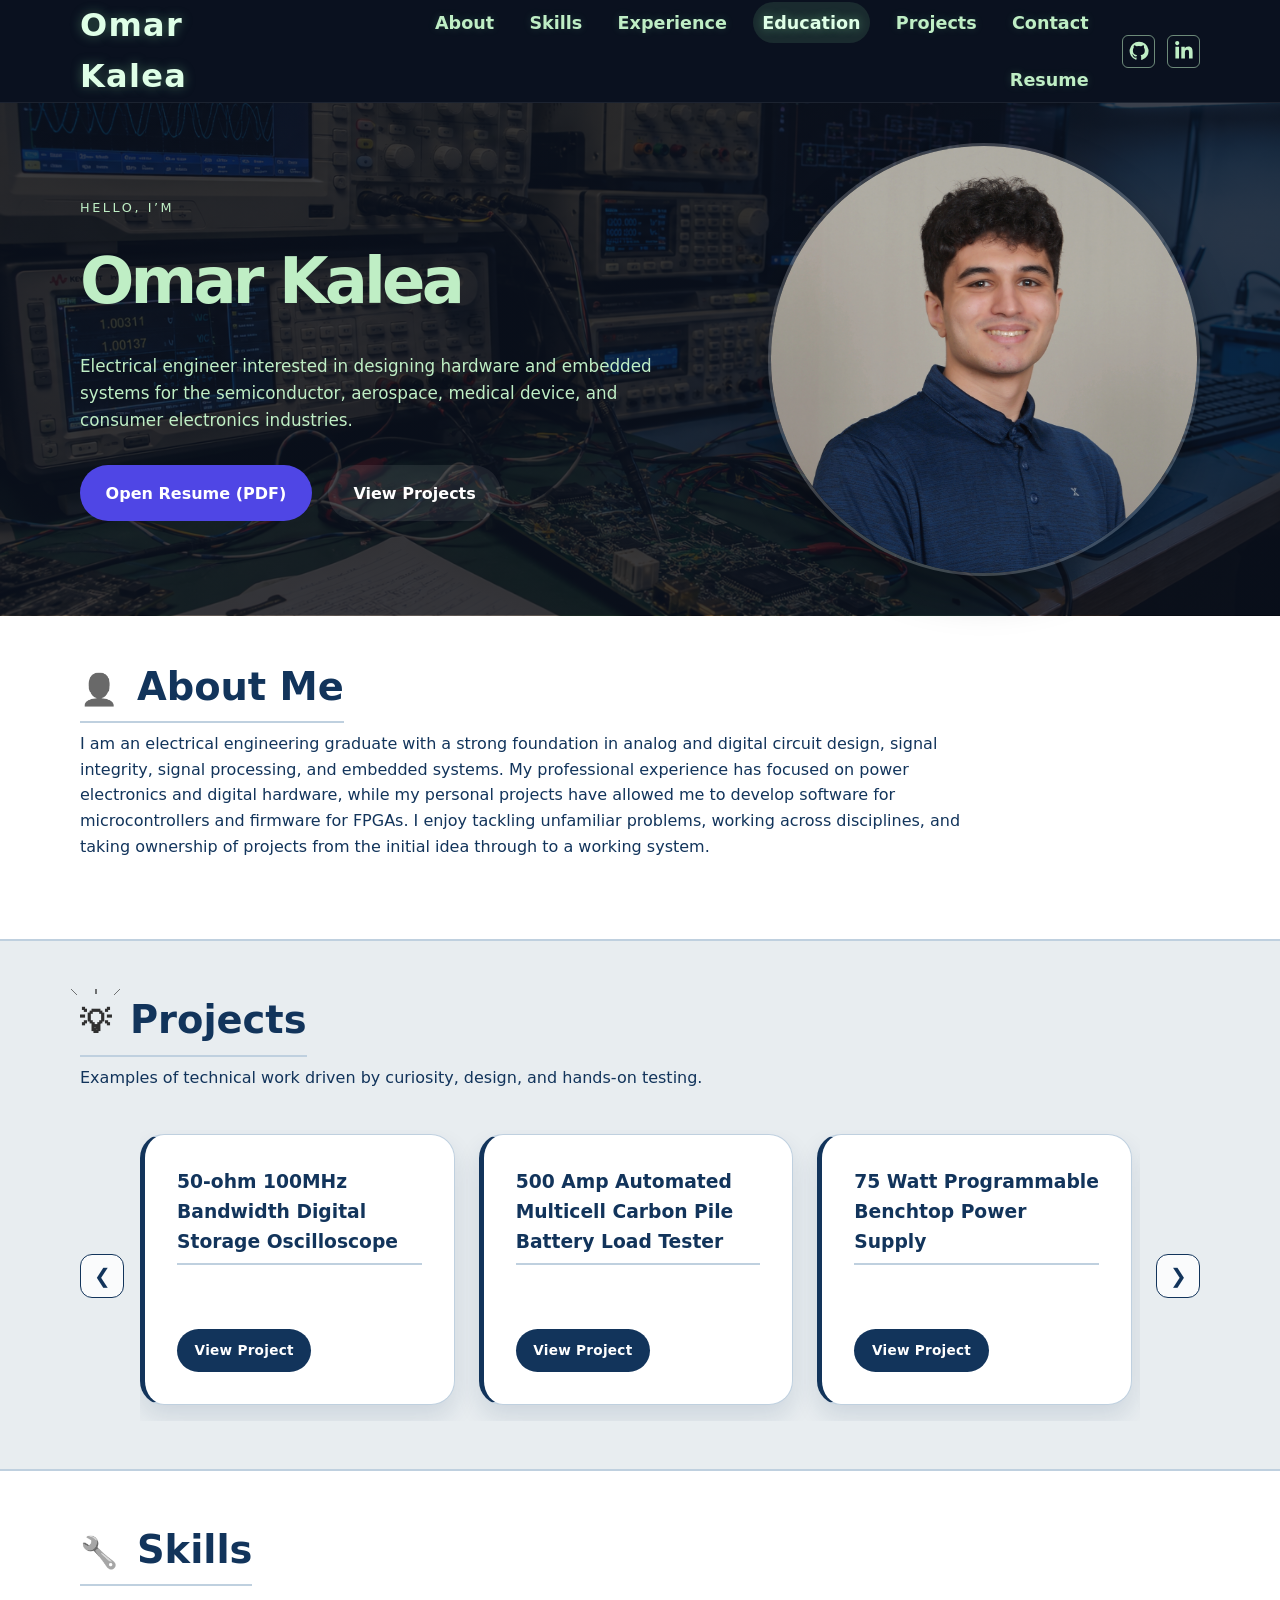
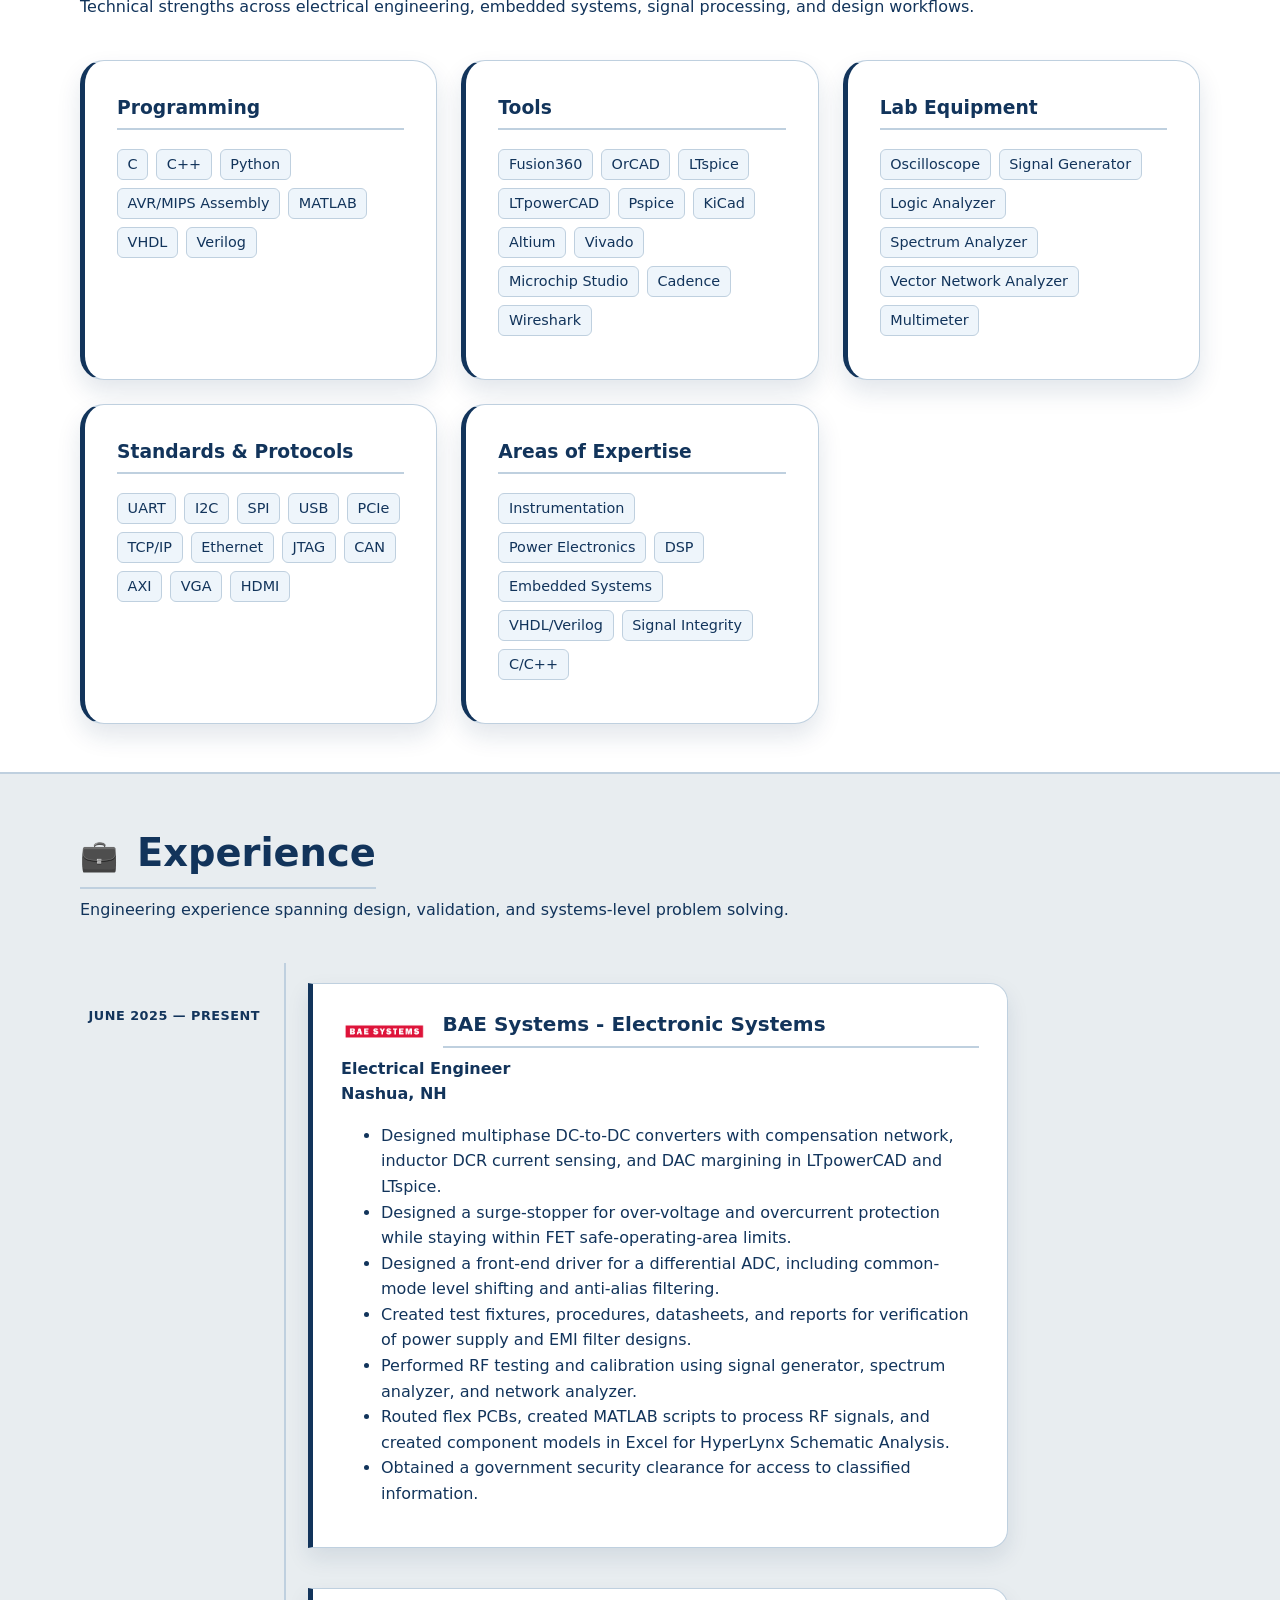
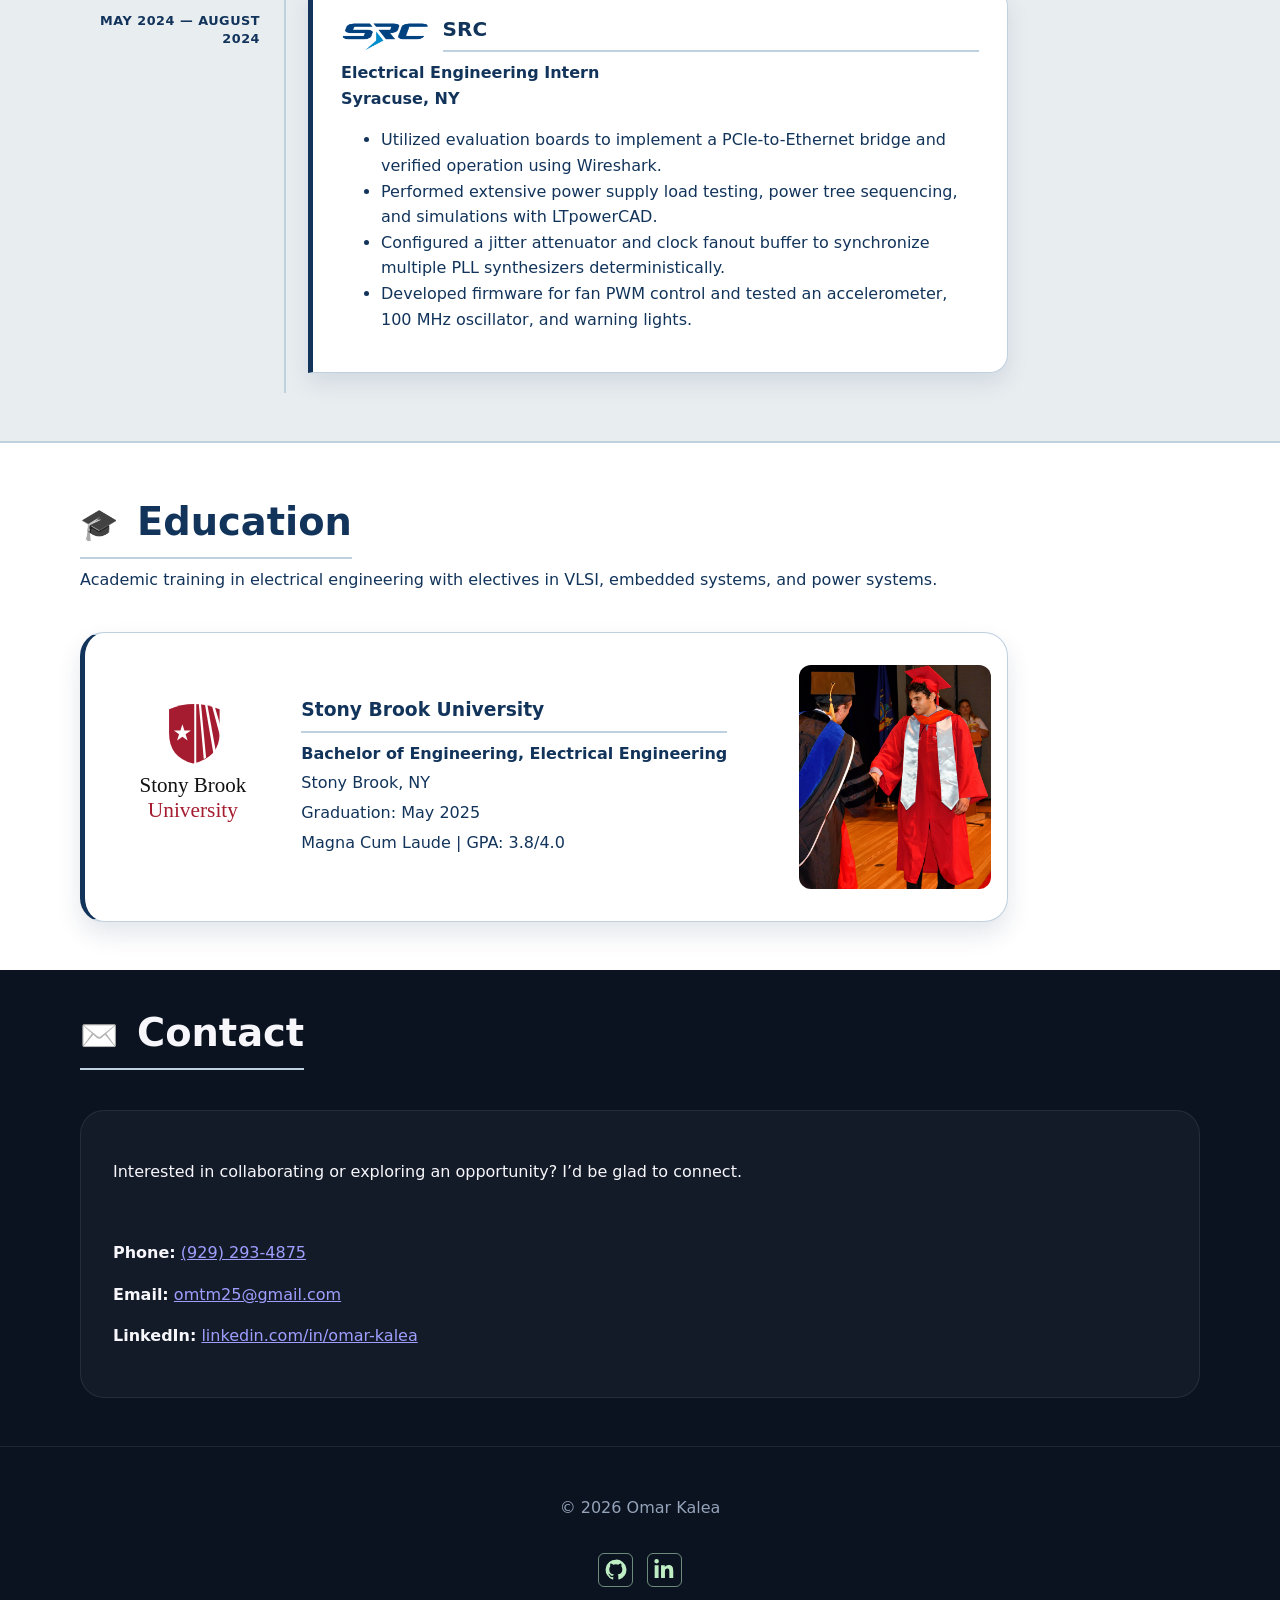
<file: index.html>
<!DOCTYPE html>
<html lang="en">
  <head>
    <meta charset="UTF-8" />
    <meta name="viewport" content="width=device-width, initial-scale=1.0" />
    <title>Omar Kalea | Personal Website</title>
    <link rel="icon" type="image/svg+xml" href="transistor-favicon.svg" />
    <link rel="stylesheet" href="styles.css" />
  </head>
  <body id="top">
    <nav class="top-nav">
      <div class="container nav-inner">
        <a class="nav-brand" href="#top" aria-label="Return to top">Omar Kalea</a>
        <button class="nav-toggle" aria-label="Toggle navigation" aria-expanded="false">
          <span></span>
          <span></span>
          <span></span>
        </button>
        <div class="nav-links">
          <a href="#about">About</a>
          <a href="#skills">Skills</a>
          <a href="#experience">Experience</a>
          <a href="#education">Education</a>
          <a href="#projects">Projects</a>
          <a href="#contact">Contact</a>
          <a href="Omar_Kalea_Resume.pdf" target="_blank" rel="noreferrer">Resume</a>
        </div>
        <div class="nav-social" aria-label="Social links">
          <a href="https://github.com/omarsbu" target="_blank" rel="noreferrer" aria-label="GitHub" title="GitHub">
            <svg viewBox="0 0 24 24" aria-hidden="true">
              <path fill="currentColor" d="M12 .7a11.3 11.3 0 0 0-3.6 22c.57.1.78-.25.78-.55v-2.13c-3.18.69-3.85-1.34-3.85-1.34-.52-1.32-1.27-1.67-1.27-1.67-1.04-.71.08-.7.08-.7 1.15.08 1.75 1.18 1.75 1.18 1.02 1.74 2.68 1.24 3.34.95.1-.74.4-1.24.72-1.53-2.54-.29-5.2-1.27-5.2-5.65 0-1.25.45-2.27 1.18-3.07-.12-.29-.51-1.45.11-3.03 0 0 .96-.31 3.12 1.17a10.8 10.8 0 0 1 5.68 0c2.16-1.48 3.12-1.17 3.12-1.17.62 1.58.23 2.74.11 3.03.73.8 1.18 1.82 1.18 3.07 0 4.39-2.67 5.35-5.21 5.64.41.36.77 1.08.77 2.18v3.23c0 .3.2.66.79.55A11.3 11.3 0 0 0 12 .7Z" />
            </svg>
          </a>
          <a href="https://www.linkedin.com/in/omar-kalea/" target="_blank" rel="noreferrer" aria-label="LinkedIn" title="LinkedIn">
            <svg viewBox="0 0 448 512" aria-hidden="true">
              <path fill="currentColor" d="M100.28 448H7.4V148.9h92.88zM53.79 108.1C24.09 108.1 0 83.5 0 53.8a53.79 53.79 0 0 1 107.58 0c0 29.7-24.1 54.3-53.79 54.3zM447.9 448h-92.68V302.4c0-34.7-.7-79.2-48.29-79.2-48.29 0-55.69 37.7-55.69 76.7V448h-92.78V148.9h89.08v40.8h1.3c12.4-23.5 42.69-48.3 87.88-48.3 94 0 111.28 61.9 111.28 142.3V448z" />
            </svg>
          </a>
        </div>
      </div>
    </nav>

    <header class="hero">
      <div class="container hero-content">
        <div class="hero-intro">
          <p class="eyebrow">Hello, I’m</p>
          <h1>Omar Kalea</h1>
          <p class="subtitle">
            Electrical engineer interested in designing hardware and embedded systems for the semiconductor, aerospace, medical device, and consumer electronics industries.
          </p>
          <div class="hero-actions">
            <a class="button" href="Omar_Kalea_Resume.pdf" target="_blank" rel="noreferrer">Open Resume (PDF)</a>
            <a class="button button-secondary" href="#projects">View Projects</a>
          </div>
        </div>
        <div class="hero-portrait">
          <img src="Headshot.jpg" alt="Profile photo of Omar Kalea" class="profile-photo" />
        </div>
      </div>
    </header>

    <main>
      <section id="about" class="section about-section">
        <div class="container">
          <div class="section-header">
            <h2><span class="section-symbol" aria-hidden="true">&#128100;</span> About Me</h2>
            <p>I am an electrical engineering graduate with a strong foundation in analog and digital circuit design, signal integrity, signal processing, and embedded systems. My professional experience has focused on power electronics and digital hardware, while my personal projects have allowed me to develop software for microcontrollers and firmware for FPGAs. I enjoy tackling unfamiliar problems, working across disciplines, and taking ownership of projects from the initial idea through to a working system.</p>
          </div>
        </div>
      </section>

      <section id="projects" class="section featured-projects-section">
        <div class="container">
          <div class="section-header">
            <h2><span class="section-symbol" aria-hidden="true">&#128161;&#65038;</span> Projects</h2>
            <p>Examples of technical work driven by curiosity, design, and hands-on testing.</p>
          </div>
          <div class="project-carousel-frame">
            <div class="project-carousel-controls" aria-label="Project carousel controls">
              <button class="carousel-button" type="button" data-direction="previous" aria-label="Previous project" title="Previous project">&#10094;</button>
            </div>
            <div class="project-carousel">
              <a class="project-card" href="oscilloscope/index.html" aria-label="View 50-ohm 100MHz Bandwidth Digital Storage Oscilloscope">
                <h3>50-ohm 100MHz Bandwidth Digital Storage Oscilloscope</h3>
                <span class="project-card-button">View Project</span>
              </a>
              <a class="project-card" href="battery-load-tester/index.html" aria-label="View 500 Amp Automated Multicell Carbon Pile Battery Load Tester">
                <h3>500 Amp Automated Multicell Carbon Pile Battery Load Tester</h3>
                <span class="project-card-button">View Project</span>
              </a>
              <a class="project-card" href="power-supply/index.html" aria-label="View 75 Watt Programmable Benchtop Power Supply">
                <h3>75 Watt Programmable Benchtop Power Supply</h3>
                <span class="project-card-button">View Project</span>
              </a>
              <a class="project-card" href="https://github.com/omarsbu/FPGA-Function-Generator" target="_blank" rel="noreferrer" aria-label="View 50-ohm 1MHz Bandwidth Function Generator on GitHub">
                <h3>50-ohm 1MHz Bandwidth Function Generator</h3>
                <span class="project-card-button">View Project</span>
              </a>
              <a class="project-card" href="https://github.com/omarsbu/Assembly-Language-Temperature-Humidity-Display-System" target="_blank" rel="noreferrer" aria-label="View Assembly Language Temperature and Humidity Display System on GitHub">
                <h3>Assembly Language Temperature and Humidity Display System</h3>
                <span class="project-card-button">View Project</span>
              </a>
              <a class="project-card" href="https://github.com/omarsbu/ESP32-Weather-and-Time-Monitor" target="_blank" rel="noreferrer" aria-label="View ESP32-Weather-and-Time-Monitor on GitHub">
                <h3>ESP32-Weather-and-Time-Monitor</h3>
                <span class="project-card-button">View Project</span>
              </a>
              <a class="project-card" href="https://github.com/omarsbu/X-Band-Amplitude-Modulator-and-Democulator" target="_blank" rel="noreferrer" aria-label="View X-Band Amplitude Modulator and Demodulator on GitHub">
                <h3>X-Band Amplitude Modulator and Demodulator</h3>
                <span class="project-card-button">View Project</span>
              </a>
              <a class="project-card" href="https://github.com/omarsbu/CMOS-OpAmp-Designs" target="_blank" rel="noreferrer" aria-label="View CMOS OpAmp Designs on GitHub">
                <h3>CMOS Folded Cascode Operational Amplifier</h3>
                <span class="project-card-button">View Project</span>
              </a>
              <a class="project-card" href="https://github.com/omarsbu/Library-Management-System" target="_blank" rel="noreferrer" aria-label="View Library Management System on GitHub">
                <h3>Library Management System</h3>
                <span class="project-card-button">View Project</span>
              </a>
            </div>
            <div class="project-carousel-controls" aria-label="Project carousel controls">
              <button class="carousel-button" type="button" data-direction="next" aria-label="Next project" title="Next project">&#10095;</button>
            </div>
          </div>
        </div>
      </section>

      <section id="skills" class="section skills-section">
        <div class="container">
          <div class="section-header">
            <h2><span class="section-symbol" aria-hidden="true">&#128295;</span> Skills</h2>
            <p>Technical strengths across electrical engineering, embedded systems, signal processing, and design workflows.</p>
          </div>
          <div class="cards-grid">
            <article class="card">
              <h3>Programming</h3>
              <ul class="skills-list">
                <li>C</li>
                <li>C++</li>
                <li>Python</li>
                <li>AVR/MIPS Assembly</li>
                <li>MATLAB</li>
                <li>VHDL</li>
                <li>Verilog</li>
              </ul>
            </article>
            <article class="card">
              <h3>Tools</h3>
              <ul class="skills-list">
                <li>Fusion360</li>
                <li>OrCAD</li>
                <li>LTspice</li>
                <li>LTpowerCAD</li>
                <li>Pspice</li>
                <li>KiCad</li>
                <li>Altium</li>
                <li>Vivado</li>
                <li>Microchip Studio</li>
                <li>Cadence</li>
                <li>Wireshark</li>
              </ul>
            </article>
            <article class="card">
              <h3>Lab Equipment</h3>
              <ul class="skills-list">
                <li>Oscilloscope</li>
                <li>Signal Generator</li>
                <li>Logic Analyzer</li>
                <li>Spectrum Analyzer</li>
                <li>Vector Network Analyzer</li>
                <li>Multimeter</li>
              </ul>
            </article>
            <article class="card">
              <h3>Standards &amp; Protocols</h3>
              <ul class="skills-list">
                <li>UART</li>
                <li>I2C</li>
                <li>SPI</li>
                <li>USB</li>
                <li>PCIe</li>
                <li>TCP/IP</li>
                <li>Ethernet</li>
                <li>JTAG</li>
                <li>CAN</li>
                <li>AXI</li>
                <li>VGA</li>
                <li>HDMI</li>
              </ul>
            </article>
            <article class="card">
              <h3>Areas of Expertise</h3>
              <ul class="skills-list">
                <li>Instrumentation</li>
                <li>Power Electronics</li>
                <li>DSP</li>
                <li>Embedded Systems</li>
                <li>VHDL/Verilog</li>
                <li>Signal Integrity</li>
                <li>C/C++</li>
              </ul>
            </article>
          </div>
        </div>
      </section>

      <section id="experience" class="section experience-section">
        <div class="container">
          <div class="section-header">
            <h2><span class="section-symbol" aria-hidden="true">&#128188;</span> Experience</h2>
            <p>Engineering experience spanning design, validation, and systems-level problem solving.</p>
          </div>
          <div class="timeline">
            <article class="timeline-item">
              <div class="timeline-date">June 2025 — Present</div>
              <div class="timeline-content">
                <a class="experience-company" href="https://www.baesystems.com/en" target="_blank" rel="noreferrer" aria-label="Visit BAE Systems website">
                  <img src="bae-systems-logo.png" alt="BAE Systems logo" />
                  <h3>BAE Systems - Electronic Systems</h3>
                </a>
                <p><strong>Electrical Engineer</strong></p>
                <p><strong>Nashua, NH</strong></p>
                <ul>
                  <li>Designed multiphase DC-to-DC converters with compensation network, inductor DCR current sensing, and DAC margining in LTpowerCAD and LTspice.</li>
                  <li>Designed a surge-stopper for over-voltage and overcurrent protection while staying within FET safe-operating-area limits.</li>
                  <li>Designed a front-end driver for a differential ADC, including common-mode level shifting and anti-alias filtering.</li>
                  <li>Created test fixtures, procedures, datasheets, and reports for verification of power supply and EMI filter designs.</li>
                  <li>Performed RF testing and calibration using signal generator, spectrum analyzer, and network analyzer.</li>
                  <li>Routed flex PCBs, created MATLAB scripts to process RF signals, and created component models in Excel for HyperLynx Schematic Analysis.</li>
                  <li>Obtained a government security clearance for access to classified information.</li>
                </ul>
              </div>
            </article>
            <article class="timeline-item">
              <div class="timeline-date">May 2024 — August 2024</div>
              <div class="timeline-content">
                <a class="experience-company" href="https://www.srcinc.com/" target="_blank" rel="noreferrer" aria-label="Visit SRC website">
                  <img src="src-logo.png" alt="SRC logo" />
                  <h3>SRC</h3>
                </a>
                <p><strong>Electrical Engineering Intern</strong></p>
                <p><strong>Syracuse, NY</strong></p>
                <ul>
                  <li>Utilized evaluation boards to implement a PCIe-to-Ethernet bridge and verified operation using Wireshark.</li>
                  <li>Performed extensive power supply load testing, power tree sequencing, and simulations with LTpowerCAD.</li>
                  <li>Configured a jitter attenuator and clock fanout buffer to synchronize multiple PLL synthesizers deterministically.</li>
                  <li>Developed firmware for fan PWM control and tested an accelerometer, 100 MHz oscillator, and warning lights.</li>
                </ul>
              </div>
            </article>
          </div>
        </div>
      </section>

      <section id="education" class="section education-section">
        <div class="container">
          <div class="section-header">
            <h2><span class="section-symbol" aria-hidden="true">&#127891;</span> Education</h2>
            <p>Academic training in electrical engineering with electives in VLSI, embedded systems, and power systems.</p>
          </div>
          <div class="education-card-wrap">
            <article class="card education-card">
              <div class="education-media">
                <img src="stony-brook-logo.svg" alt="Stony Brook University logo" class="education-logo" />
              </div>
              <div>
                <h3 class="education-school">Stony Brook University</h3>
                <p><strong>Bachelor of Engineering, Electrical Engineering</strong></p>
                <p>Stony Brook, NY</p>
                <p>Graduation: May 2025</p>
                <p>Magna Cum Laude | GPA: 3.8/4.0</p>
              </div>
              <img src="graduation-photo.jpg" alt="Omar Kalea at graduation" class="graduation-photo" />
            </article>
          </div>
        </div>
      </section>
    </main>

    <section id="contact" class="section contact-section">
      <div class="container">
        <div class="section-header">
          <h2><span class="section-symbol" aria-hidden="true">&#9993;&#65039;</span> Contact</h2>
        </div>
        <article class="card contact-card contact-simple">
          <p class="contact-intro">Interested in collaborating or exploring an opportunity? I’d be glad to connect.</p>
          <div class="contact-meta">
            <p><strong>Phone:</strong> <a href="tel:+19292934875">(929) 293-4875</a></p>
            <p><strong>Email:</strong> <a href="mailto:omtm25@gmail.com">omtm25@gmail.com</a></p>
            <p><strong>LinkedIn:</strong> <a href="https://www.linkedin.com/in/omar-kalea/" target="_blank" rel="noreferrer">linkedin.com/in/omar-kalea</a></p>
          </div>
        </article>
      </div>
    </section>

    <footer class="footer">
      <div class="container footer-content">
        <p>© 2026 Omar Kalea</p>
        <div class="footer-social" aria-label="Social links">
          <a href="https://github.com/omarsbu" target="_blank" rel="noreferrer" aria-label="GitHub" title="GitHub">
            <svg viewBox="0 0 24 24" aria-hidden="true">
              <path fill="currentColor" d="M12 .7a11.3 11.3 0 0 0-3.6 22c.57.1.78-.25.78-.55v-2.13c-3.18.69-3.85-1.34-3.85-1.34-.52-1.32-1.27-1.67-1.27-1.67-1.04-.71.08-.7.08-.7 1.15.08 1.75 1.18 1.75 1.18 1.02 1.74 2.68 1.24 3.34.95.1-.74.4-1.24.72-1.53-2.54-.29-5.2-1.27-5.2-5.65 0-1.25.45-2.27 1.18-3.07-.12-.29-.51-1.45.11-3.03 0 0 .96-.31 3.12 1.17a10.8 10.8 0 0 1 5.68 0c2.16-1.48 3.12-1.17 3.12-1.17.62 1.58.23 2.74.11 3.03.73.8 1.18 1.82 1.18 3.07 0 4.39-2.67 5.35-5.21 5.64.41.36.77 1.08.77 2.18v3.23c0 .3.2.66.79.55A11.3 11.3 0 0 0 12 .7Z" />
            </svg>
          </a>
          <a href="https://www.linkedin.com/in/omar-kalea/" target="_blank" rel="noreferrer" aria-label="LinkedIn" title="LinkedIn">
            <svg viewBox="0 0 448 512" aria-hidden="true">
              <path fill="currentColor" d="M100.28 448H7.4V148.9h92.88zM53.79 108.1C24.09 108.1 0 83.5 0 53.8a53.79 53.79 0 0 1 107.58 0c0 29.7-24.1 54.3-53.79 54.3zM447.9 448h-92.68V302.4c0-34.7-.7-79.2-48.29-79.2-48.29 0-55.69 37.7-55.69 76.7V448h-92.78V148.9h89.08v40.8h1.3c12.4-23.5 42.69-48.3 87.88-48.3 94 0 111.28 61.9 111.28 142.3V448z" />
            </svg>
          </a>
        </div>
      </div>
    </footer>

    <script src="script.js"></script>
  </body>
</html>
</file>
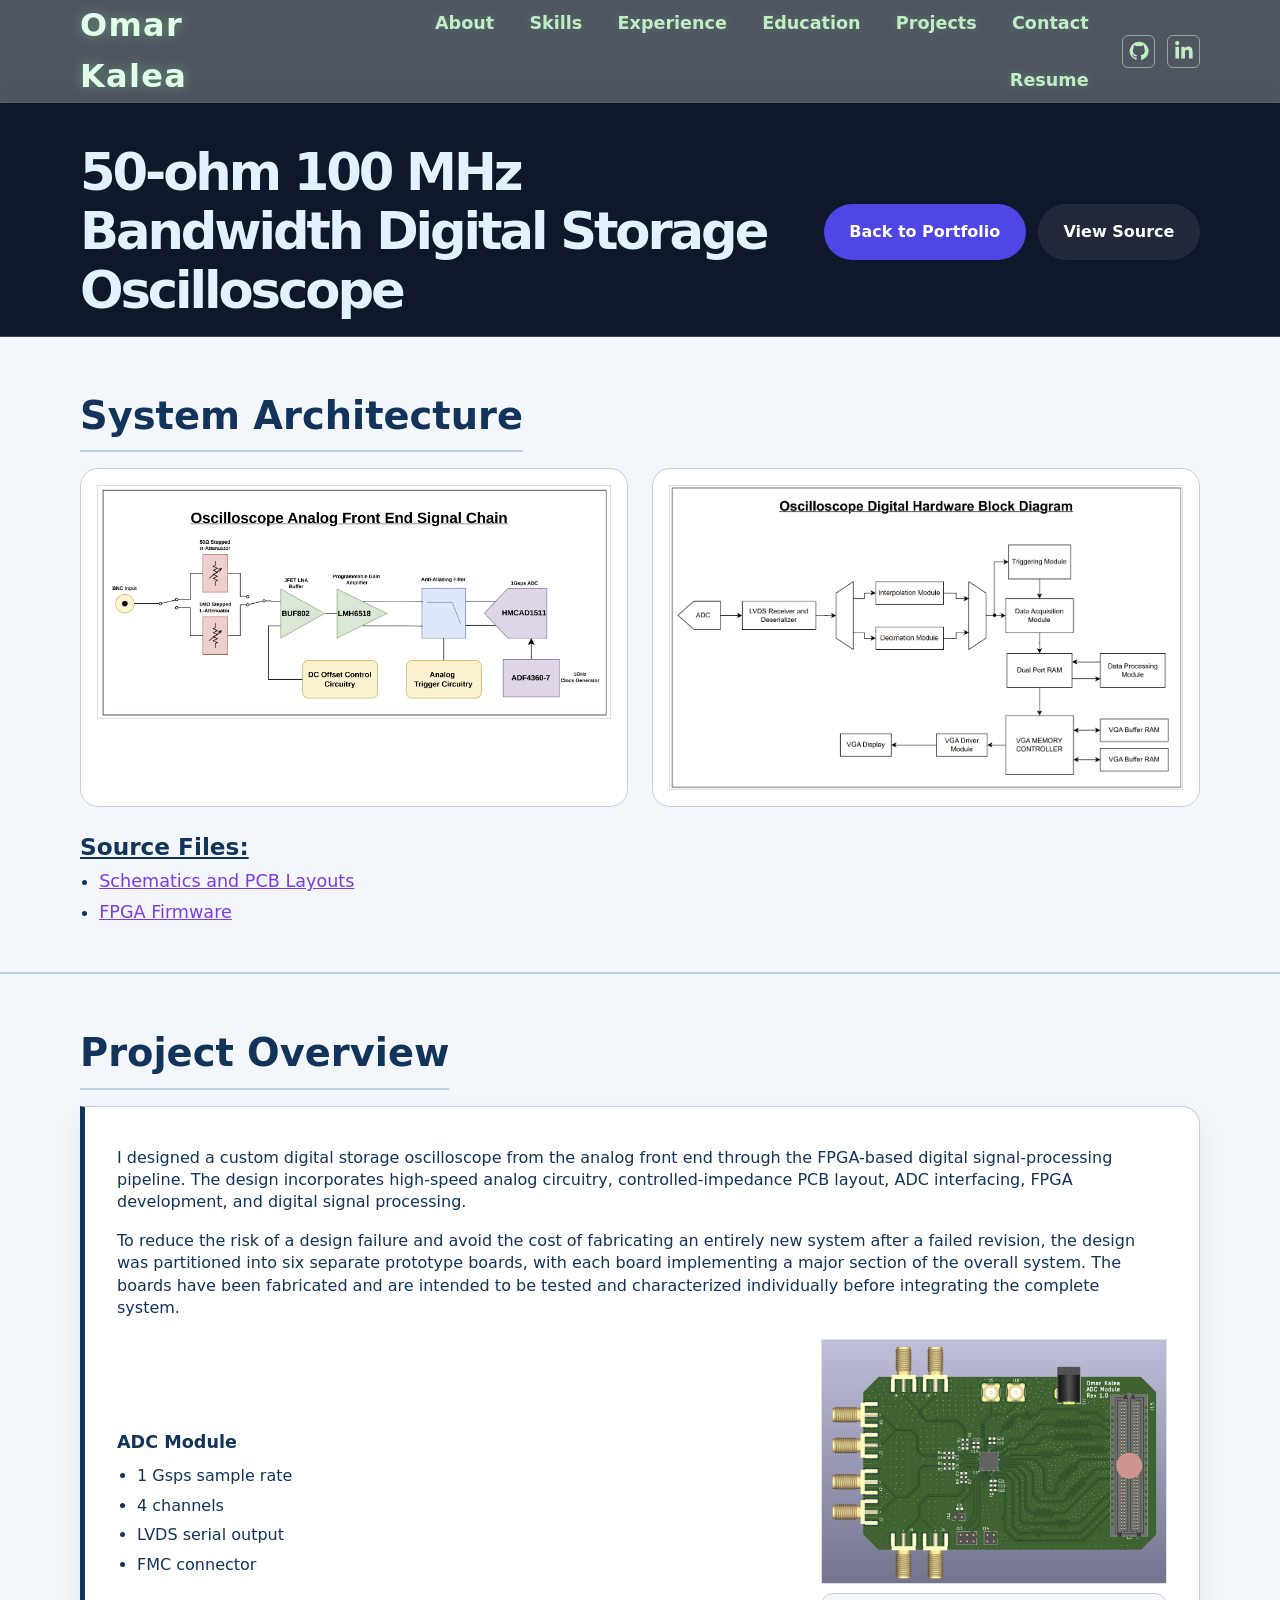
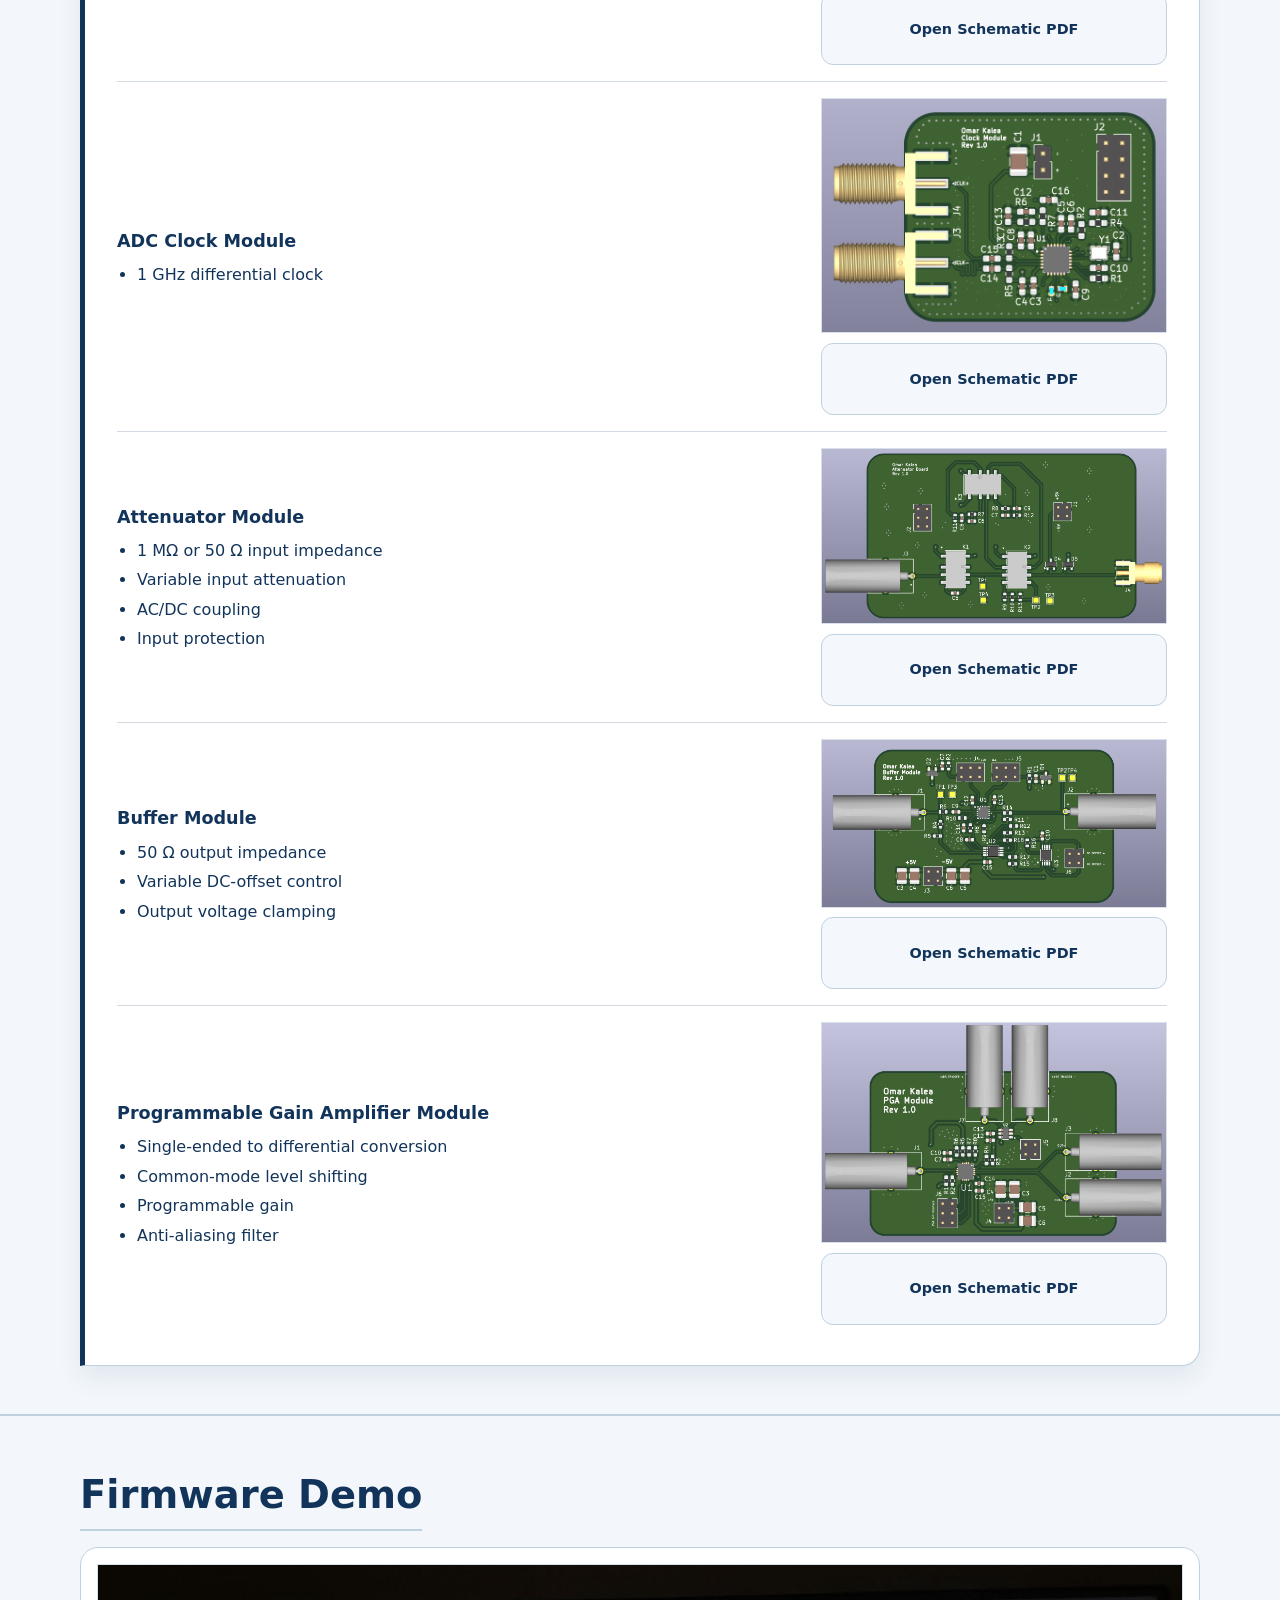
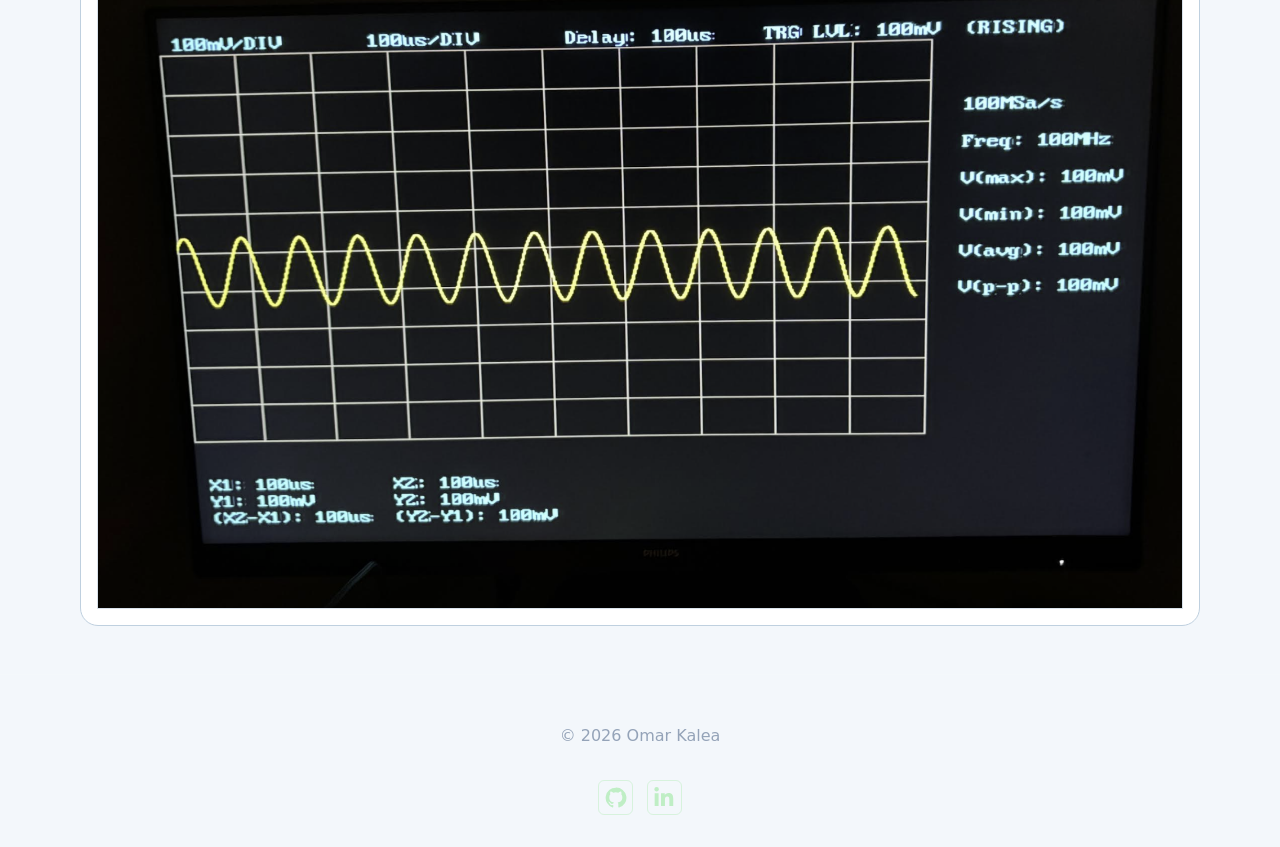
<file: oscilloscope/index.html>
<!DOCTYPE html>
<html lang="en">
  <head>
    <meta charset="UTF-8" />
    <meta name="viewport" content="width=device-width, initial-scale=1.0" />
    <title>Omar Kalea | Oscilloscope Project</title>
    <link rel="icon" type="image/svg+xml" href="../transistor-favicon.svg" />
    <link rel="stylesheet" href="../styles.css" />
    <style>
      body {
        background: #f3f7fb;
      }

      .project-hero {
        background: #0f172a;
        color: #e2f3ff;
        padding: 2.5rem 0 1rem;
        border-bottom: 1px solid rgba(191, 208, 223, 0.25);
      }

      .project-hero .container {
        display: flex;
        align-items: center;
        justify-content: space-between;
        gap: 1.5rem;
      }

      .project-hero h1 {
        margin: 0;
        max-width: 48rem;
        font-size: clamp(2.2rem, 4vw, 3.2rem);
        line-height: 1.15;
      }

      .project-hero .hero-actions {
        display: flex;
        flex-wrap: nowrap;
        gap: 0.75rem;
        margin: 0;
        white-space: nowrap;
      }

      .project-page {
        color: #12345b;
        background: #f3f7fb;
      }

      .project-page .section {
        background: #f3f7fb;
      }

      .project-page a,
      .project-page a:hover,
      .project-page a:focus-visible {
        color: #7c3aed;
      }

      .project-page .section-header p,
      .project-page p,
      .project-page li {
        color: #12345b;
        line-height: 1.4;
      }

      .project-page .section-header {
        margin-bottom: 1rem;
      }

      .project-page .project-panel {
        padding: 1.5rem 2rem;
        border: 1px solid #bfd0df;
        border-left: 5px solid #12345b;
        border-radius: 0 18px 18px 0;
        background: #fff;
        box-shadow: 0 12px 24px rgba(18, 52, 91, 0.08);
      }

      .project-page ul {
        margin: 0.5rem 0 0;
        padding-left: 1.2rem;
      }

      .project-page li + li {
        margin-top: 0.35rem;
      }

      .diagram-wrap {
        padding: 1rem;
        border: 1px solid #bfd0df;
        border-radius: 18px;
        background: #ffffff;
        overflow-x: auto;
      }

      .diagram-wrap img {
        display: block;
        width: 100%;
        max-width: 1200px;
        height: auto;
        margin: 0 auto;
        border: 1px solid #d8e1ea;
        background: #fff;
      }

      .diagram-clickable {
        cursor: zoom-in;
      }

      .zoom-modal {
        position: fixed;
        inset: 0;
        display: flex;
        align-items: center;
        justify-content: center;
        padding: 2rem;
        background: rgba(15, 23, 42, 0.8);
        opacity: 0;
        visibility: hidden;
        transition: opacity 0.2s ease, visibility 0.2s ease;
        z-index: 2000;
      }

      .zoom-modal.open {
        opacity: 1;
        visibility: visible;
      }

      .zoom-modal img {
        max-width: min(96vw, 1600px);
        max-height: 95vh;
        border-radius: 12px;
        border: 1px solid #d8e1ea;
        background: #fff;
        box-shadow: 0 20px 50px rgba(0, 0, 0, 0.35);
      }

      .zoom-modal-close {
        position: absolute;
        top: 1rem;
        right: 1rem;
        width: 2.5rem;
        height: 2.5rem;
        border: none;
        border-radius: 999px;
        background: rgba(255, 255, 255, 0.9);
        color: #12345b;
        font-size: 1.5rem;
        cursor: pointer;
      }

      .two-up-diagrams {
        display: grid;
        grid-template-columns: repeat(2, minmax(0, 1fr));
        gap: 1.5rem;
        margin-top: 1rem;
      }

      .mini-diagram {
        padding: 1rem;
        border: 1px solid #bfd0df;
        border-radius: 18px;
        background: #fff;
      }

      .mini-diagram img {
        display: block;
        width: 100%;
        height: auto;
        border: 1px solid #d8e1ea;
        background: #fff;
        cursor: zoom-in;
      }

      .module-grid {
        display: block;
        margin-top: 1rem;
      }

      .module-subsection {
        margin-bottom: 1rem;
        padding: 0;
        border: none;
        background: transparent;
      }

      .module-subsection h3 {
        margin: 0 0 0.5rem;
        font-size: 1.1rem;
        color: #12345b;
      }

      .module-subsection ul {
        margin: 0;
        padding-left: 1.25rem;
        display: block;
      }

      .module-subsection li {
        white-space: normal;
        line-height: 1.5;
      }

      .module-inline-layout {
        display: grid;
        grid-template-columns: minmax(0, 1.4fr) minmax(220px, 0.7fr);
        gap: 0.75rem;
        align-items: center;
        margin-bottom: 1rem;
      }

      .module-inline-layout .module-subsection {
        margin-bottom: 0;
      }

      .module-divider {
        border-top: 1px solid rgba(18, 52, 91, 0.18);
        margin: 0.75rem 0 1rem;
      }

      .module-inline-layout img {
        width: 100%;
        height: auto;
        display: block;
        border: 1px solid #d8e1ea;
        background: #fff;
        cursor: zoom-in;
      }

      .module-side-stack {
        display: flex;
        flex-direction: column;
        gap: 0.6rem;
      }

      .pdf-preview-card {
        display: flex;
        align-items: center;
        justify-content: center;
        min-height: 72px;
        padding: 0.75rem 1rem;
        border: 1px solid #bfd0df;
        border-radius: 12px;
        background: #f4f8fc;
        color: #12345b;
        font-size: 0.9rem;
        font-weight: 700;
        text-align: center;
        cursor: pointer;
      }

      .pdf-preview-card:hover {
        background: #edf4fb;
      }

      .pdf-modal {
        position: fixed;
        inset: 0;
        display: flex;
        align-items: center;
        justify-content: center;
        padding: 2rem;
        background: rgba(15, 23, 42, 0.8);
        opacity: 0;
        visibility: hidden;
        transition: opacity 0.2s ease, visibility 0.2s ease;
        z-index: 2000;
      }

      .pdf-modal.open {
        opacity: 1;
        visibility: visible;
      }

      .pdf-modal iframe {
        width: min(90vw, 1100px);
        height: 85vh;
        border: none;
        border-radius: 12px;
        background: #fff;
        box-shadow: 0 20px 50px rgba(0, 0, 0, 0.35);
      }

    </style>
  </head>
  <body>
    <nav class="top-nav">
      <div class="container nav-inner">
        <a class="nav-brand" href="../index.html" aria-label="Return to homepage">Omar Kalea</a>
        <button class="nav-toggle" aria-label="Toggle navigation" aria-expanded="false">
          <span></span>
          <span></span>
          <span></span>
        </button>
        <div class="nav-links">
          <a href="../index.html#about">About</a>
          <a href="../index.html#skills">Skills</a>
          <a href="../index.html#experience">Experience</a>
          <a href="../index.html#education">Education</a>
          <a href="../index.html#projects">Projects</a>
          <a href="../index.html#contact">Contact</a>
          <a href="../resume.html" target="_blank" rel="noreferrer">Resume</a>
        </div>
        <div class="nav-social" aria-label="Social links">
          <a href="https://github.com/omarsbu" target="_blank" rel="noreferrer" aria-label="GitHub" title="GitHub">
            <svg viewBox="0 0 24 24" aria-hidden="true">
              <path fill="currentColor" d="M12 .7a11.3 11.3 0 0 0-3.6 22c.57.1.78-.25.78-.55v-2.13c-3.18.69-3.85-1.34-3.85-1.34-.52-1.32-1.27-1.67-1.27-1.67-1.04-.71.08-.7.08-.7 1.15.08 1.75 1.18 1.75 1.18 1.02 1.74 2.68 1.24 3.34.95.1-.74.4-1.24.72-1.53-2.54-.29-5.2-1.27-5.2-5.65 0-1.25.45-2.27 1.18-3.07-.12-.29-.51-1.45.11-3.03 0 0 .96-.31 3.12 1.17a10.8 10.8 0 0 1 5.68 0c2.16-1.48 3.12-1.17 3.12-1.17.62 1.58.23 2.74.11 3.03.73.8 1.18 1.82 1.18 3.07 0 4.39-2.67 5.35-5.21 5.64.41.36.77 1.08.77 2.18v3.23c0 .3.2.66.79.55A11.3 11.3 0 0 0 12 .7Z" />
            </svg>
          </a>
          <a href="https://www.linkedin.com/in/omar-mohamed123/" target="_blank" rel="noreferrer" aria-label="LinkedIn" title="LinkedIn">
            <svg viewBox="0 0 448 512" aria-hidden="true">
              <path fill="currentColor" d="M100.28 448H7.4V148.9h92.88zM53.79 108.1C24.09 108.1 0 83.5 0 53.8a53.79 53.79 0 0 1 107.58 0c0 29.7-24.1 54.3-53.79 54.3zM447.9 448h-92.68V302.4c0-34.7-.7-79.2-48.29-79.2-48.29 0-55.69 37.7-55.69 76.7V448h-92.78V148.9h89.08v40.8h1.3c12.4-23.5 42.69-48.3 87.88-48.3 94 0 111.28 61.9 111.28 142.3V448z" />
            </svg>
          </a>
        </div>
      </div>
    </nav>

    <header class="project-hero">
      <div class="container">
        <h1>50-ohm 100 MHz Bandwidth Digital Storage Oscilloscope</h1>
        <div class="hero-actions">
          <a class="button" href="../index.html#projects">Back to Portfolio</a>
          <a class="button button-secondary" href="https://github.com/omarsbu/200-MHz-Bandwidth-Oscilloscope-" target="_blank" rel="noreferrer">View Source</a>
        </div>
      </div>
    </header>

    <main class="project-page">
      <section class="section">
        <div class="container">
          <div class="section-header">
            <h2>System Architecture</h2>
          </div>

          <div class="two-up-diagrams">
            <div class="mini-diagram">
              <img class="diagram-clickable" data-modal-target="afeModal" src="Oscilloscope_AFE_Architecture.png" alt="Oscilloscope analog front end architecture" />
            </div>
            <div class="mini-diagram">
              <img class="diagram-clickable" data-modal-target="fwModal" src="Oscilloscope_FW_Architecture.png" alt="Oscilloscope FPGA firmware architecture" />
            </div>
          </div>

          <div class="zoom-modal" id="afeModal" aria-hidden="true">
            <button class="zoom-modal-close" aria-label="Close enlarged image">×</button>
            <img src="Oscilloscope_AFE_Architecture.png" alt="Expanded oscilloscope analog front end architecture" />
          </div>

          <div class="zoom-modal" id="fwModal" aria-hidden="true">
            <button class="zoom-modal-close" aria-label="Close enlarged image">×</button>
            <img src="Oscilloscope_FW_Architecture.png" alt="Expanded oscilloscope FPGA firmware architecture" />
          </div>

          <div style="margin-top: 1.5rem; background: transparent; border: none; box-shadow: none; padding: 0;">
            <p style="margin-bottom: 0.35rem; font-size: 1.45rem; font-weight: 700;"><u>Source Files:</u></p>
            <ul style="margin-top: 0; font-size: 1.1rem; line-height: 1.2;">
              <li><a href="https://github.com/omarsbu/200-MHz-Bandwidth-Oscilloscope-/tree/main/Analog%20Front%20End/Prototype%20Boards" target="_blank" rel="noreferrer">Schematics and PCB Layouts</a></li>
              <li><a href="https://github.com/omarsbu/200-MHz-Bandwidth-Oscilloscope-/tree/main/FPGA" target="_blank" rel="noreferrer">FPGA Firmware</a></li>
            </ul>
          </div>
        </div>
      </section>

      <section class="section">
        <div class="container">
          <div class="section-header">
            <h2>Project Overview</h2>
          </div>

          <div class="project-panel">
            <p>I designed a custom digital storage oscilloscope from the analog front end through the FPGA-based digital signal-processing pipeline. The design incorporates high-speed analog circuitry, controlled-impedance PCB layout, ADC interfacing, FPGA development, and digital signal processing.</p>
            <p>To reduce the risk of a design failure and avoid the cost of fabricating an entirely new system after a failed revision, the design was partitioned into six separate prototype boards, with each board implementing a major section of the overall system. The boards have been fabricated and are intended to be tested and characterized individually before integrating the complete system.</p>

            <div class="module-grid" style="margin-top: 1.25rem;">
              <div class="module-inline-layout">
                <div class="module-subsection">
                  <h3>ADC Module</h3>
                  <ul>
                    <li>1 Gsps sample rate</li>
                    <li>4 channels</li>
                    <li>LVDS serial output</li>
                    <li>FMC connector</li>
                  </ul>
                </div>
                <div class="module-side-stack">
                  <img class="diagram-clickable" data-modal-target="adcModal" src="Oscilloscope_ADC_module.png" alt="Oscilloscope ADC module diagram" />
                  <div class="pdf-preview-card" data-modal-target="adcPdfModal">Open Schematic PDF</div>
                </div>
              </div>

              <div class="zoom-modal" id="adcModal" aria-hidden="true">
                <button class="zoom-modal-close" aria-label="Close enlarged image">×</button>
                <img src="Oscilloscope_ADC_module.png" alt="Expanded oscilloscope ADC module diagram" />
              </div>
              <div class="pdf-modal" id="adcPdfModal" aria-hidden="true">
                <button class="zoom-modal-close" aria-label="Close PDF preview">×</button>
                <iframe src="oscilloscope_adc_module_schematic.pdf" title="Oscilloscope ADC module schematic preview"></iframe>
              </div>

              <div class="module-divider"></div>

              <div class="module-inline-layout">
                <div class="module-subsection">
                  <h3>ADC Clock Module</h3>
                  <ul>
                    <li>1 GHz differential clock</li>
                  </ul>
                </div>
                <div class="module-side-stack">
                  <img class="diagram-clickable" data-modal-target="clockModal" src="Oscilloscope_CLK_module.png" alt="Oscilloscope clock module diagram" />
                  <div class="pdf-preview-card" data-modal-target="clockPdfModal">Open Schematic PDF</div>
                </div>
              </div>
              <div class="zoom-modal" id="clockModal" aria-hidden="true">
                <button class="zoom-modal-close" aria-label="Close enlarged image">×</button>
                <img src="Oscilloscope_CLK_module.png" alt="Expanded oscilloscope clock module diagram" />
              </div>
              <div class="pdf-modal" id="clockPdfModal" aria-hidden="true">
                <button class="zoom-modal-close" aria-label="Close PDF preview">×</button>
                <iframe src="oscilloscope_clk_module_schematic.pdf" title="Oscilloscope clock module schematic preview"></iframe>
              </div>

              <div class="module-divider"></div>

              <div class="module-inline-layout">
                <div class="module-subsection">
                  <h3>Attenuator Module</h3>
                  <ul>
                    <li>1 MΩ or 50 Ω input impedance</li>
                    <li>Variable input attenuation</li>
                    <li>AC/DC coupling</li>
                    <li>Input protection</li>
                  </ul>
                </div>
                <div class="module-side-stack">
                  <img class="diagram-clickable" data-modal-target="attenuatorModal" src="Oscilloscope_Attenuator_module.png" alt="Oscilloscope attenuator module diagram" />
                  <div class="pdf-preview-card" data-modal-target="attenuatorPdfModal">Open Schematic PDF</div>
                </div>
              </div>
              <div class="zoom-modal" id="attenuatorModal" aria-hidden="true">
                <button class="zoom-modal-close" aria-label="Close enlarged image">×</button>
                <img src="Oscilloscope_Attenuator_module.png" alt="Expanded oscilloscope attenuator module diagram" />
              </div>
              <div class="pdf-modal" id="attenuatorPdfModal" aria-hidden="true">
                <button class="zoom-modal-close" aria-label="Close PDF preview">×</button>
                <iframe src="oscilloscope_attenuator_module_schematic.pdf" title="Oscilloscope attenuator module schematic preview"></iframe>
              </div>

              <div class="module-divider"></div>

              <div class="module-inline-layout">
                <div class="module-subsection">
                  <h3>Buffer Module</h3>
                  <ul>
                    <li>50 Ω output impedance</li>
                    <li>Variable DC-offset control</li>
                    <li>Output voltage clamping</li>
                  </ul>
                </div>
                <div class="module-side-stack">
                  <img class="diagram-clickable" data-modal-target="bufferModal" src="Oscilloscope_Buffer_module.png" alt="Oscilloscope buffer module diagram" />
                  <div class="pdf-preview-card" data-modal-target="bufferPdfModal">Open Schematic PDF</div>
                </div>
              </div>

              <div class="zoom-modal" id="bufferModal" aria-hidden="true">
                <button class="zoom-modal-close" aria-label="Close enlarged image">×</button>
                <img src="Oscilloscope_Buffer_module.png" alt="Expanded oscilloscope buffer module diagram" />
              </div>
              <div class="pdf-modal" id="bufferPdfModal" aria-hidden="true">
                <button class="zoom-modal-close" aria-label="Close PDF preview">×</button>
                <iframe src="oscilloscope_buffer_module_schematic.pdf" title="Oscilloscope buffer module schematic preview"></iframe>
              </div>

              <div class="module-divider"></div>

              <div class="module-inline-layout">
                <div class="module-subsection">
                  <h3>Programmable Gain Amplifier Module</h3>
                  <ul>
                    <li>Single-ended to differential conversion</li>
                    <li>Common-mode level shifting</li>
                    <li>Programmable gain</li>
                    <li>Anti-aliasing filter</li>
                  </ul>
                </div>
                <div class="module-side-stack">
                  <img class="diagram-clickable" data-modal-target="pgaModal" src="Oscilloscope_PGA_module.png" alt="Oscilloscope programmable gain amplifier module diagram" />
                  <div class="pdf-preview-card" data-modal-target="pgaPdfModal">Open Schematic PDF</div>
                </div>
              </div>

              <div class="zoom-modal" id="pgaModal" aria-hidden="true">
                <button class="zoom-modal-close" aria-label="Close enlarged image">×</button>
                <img src="Oscilloscope_PGA_module.png" alt="Expanded oscilloscope programmable gain amplifier module diagram" />
              </div>
              <div class="pdf-modal" id="pgaPdfModal" aria-hidden="true">
                <button class="zoom-modal-close" aria-label="Close PDF preview">×</button>
                <iframe src="oscilloscope_pga_module_schematic.pdf" title="Oscilloscope PGA module schematic preview"></iframe>
              </div>

            </div>
          </div>
        </div>
      </section>

      <section class="section">
        <div class="container">
          <div class="section-header">
            <h2>Firmware Demo</h2>
          </div>

          <div class="diagram-wrap">
            <img class="diagram-clickable" data-modal-target="fwDemoModal" src="Oscilloscope_FW_demo.png" alt="Oscilloscope FPGA firmware demo" />
          </div>

          <div class="zoom-modal" id="fwDemoModal" aria-hidden="true">
            <button class="zoom-modal-close" aria-label="Close enlarged image">×</button>
            <img src="Oscilloscope_FW_demo.png" alt="Expanded oscilloscope FPGA firmware demo" />
          </div>
        </div>
      </section>
    </main>

    <footer class="footer">
      <div class="container footer-content">
        <p>© 2026 Omar Kalea</p>
        <div class="footer-social" aria-label="Social links">
          <a href="https://github.com/omarsbu" target="_blank" rel="noreferrer" aria-label="GitHub" title="GitHub">
            <svg viewBox="0 0 24 24" aria-hidden="true">
              <path fill="currentColor" d="M12 .7a11.3 11.3 0 0 0-3.6 22c.57.1.78-.25.78-.55v-2.13c-3.18.69-3.85-1.34-3.85-1.34-.52-1.32-1.27-1.67-1.27-1.67-1.04-.71.08-.7.08-.7 1.15.08 1.75 1.18 1.75 1.18 1.02 1.74 2.68 1.24 3.34.95.1-.74.4-1.24.72-1.53-2.54-.29-5.2-1.27-5.2-5.65 0-1.25.45-2.27 1.18-3.07-.12-.29-.51-1.45.11-3.03 0 0 .96-.31 3.12 1.17a10.8 10.8 0 0 1 5.68 0c2.16-1.48 3.12-1.17 3.12-1.17.62 1.58.23 2.74.11 3.03.73.8 1.18 1.82 1.18 3.07 0 4.39-2.67 5.35-5.21 5.64.41.36.77 1.08.77 2.18v3.23c0 .3.2.66.79.55A11.3 11.3 0 0 0 12 .7Z" />
            </svg>
          </a>
          <a href="https://www.linkedin.com/in/omar-mohamed123/" target="_blank" rel="noreferrer" aria-label="LinkedIn" title="LinkedIn">
            <svg viewBox="0 0 448 512" aria-hidden="true">
              <path fill="currentColor" d="M100.28 448H7.4V148.9h92.88zM53.79 108.1C24.09 108.1 0 83.5 0 53.8a53.79 53.79 0 0 1 107.58 0c0 29.7-24.1 54.3-53.79 54.3zM447.9 448h-92.68V302.4c0-34.7-.7-79.2-48.29-79.2-48.29 0-55.69 37.7-55.69 76.7V448h-92.78V148.9h89.08v40.8h1.3c12.4-23.5 42.69-48.3 87.88-48.3 94 0 111.28 61.9 111.28 142.3V448z" />
            </svg>
          </a>
        </div>
      </div>
    </footer>

    <script src="../script.js"></script>
    <script>
      const clickableImages = document.querySelectorAll('.diagram-clickable');
      const pdfButtons = document.querySelectorAll('.pdf-preview-card');
      const modals = document.querySelectorAll('.zoom-modal, .pdf-modal');

      function closeAllModals() {
        modals.forEach((modal) => {
          modal.classList.remove('open');
          modal.setAttribute('aria-hidden', 'true');
        });
      }

      clickableImages.forEach((image) => {
        image.addEventListener('click', () => {
          const targetId = image.dataset.modalTarget;
          const modal = document.getElementById(targetId);
          if (modal) {
            closeAllModals();
            modal.classList.add('open');
            modal.setAttribute('aria-hidden', 'false');
          }
        });
      });

      pdfButtons.forEach((button) => {
        button.addEventListener('click', () => {
          const targetId = button.dataset.modalTarget;
          const modal = document.getElementById(targetId);
          if (modal) {
            closeAllModals();
            modal.classList.add('open');
            modal.setAttribute('aria-hidden', 'false');
          }
        });
      });

      modals.forEach((modal) => {
        const closeButton = modal.querySelector('.zoom-modal-close');
        if (closeButton) {
          closeButton.addEventListener('click', closeAllModals);
        }

        modal.addEventListener('click', (event) => {
          if (event.target === modal) {
            closeAllModals();
          }
        });
      });

      document.addEventListener('keydown', (event) => {
        if (event.key === 'Escape') {
          closeAllModals();
        }
      });
    </script>
  </body>
</html>
</file>
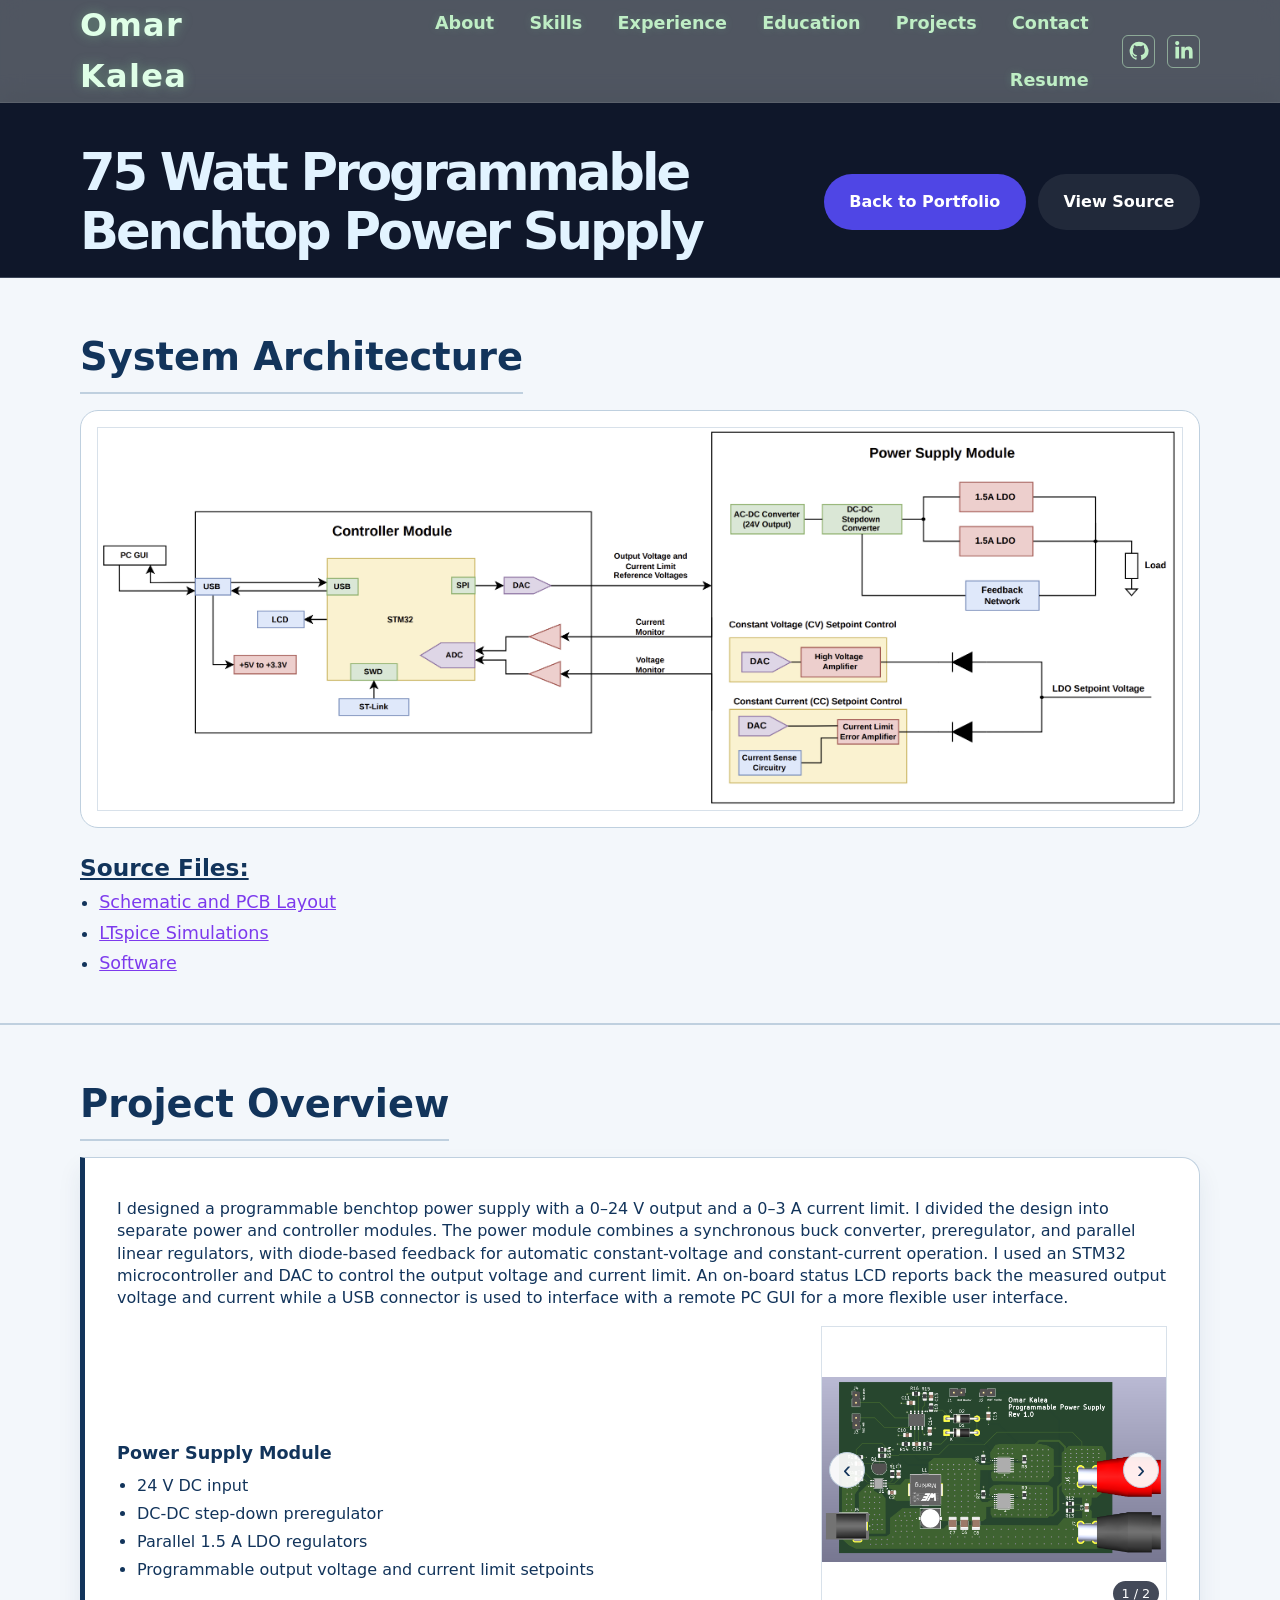
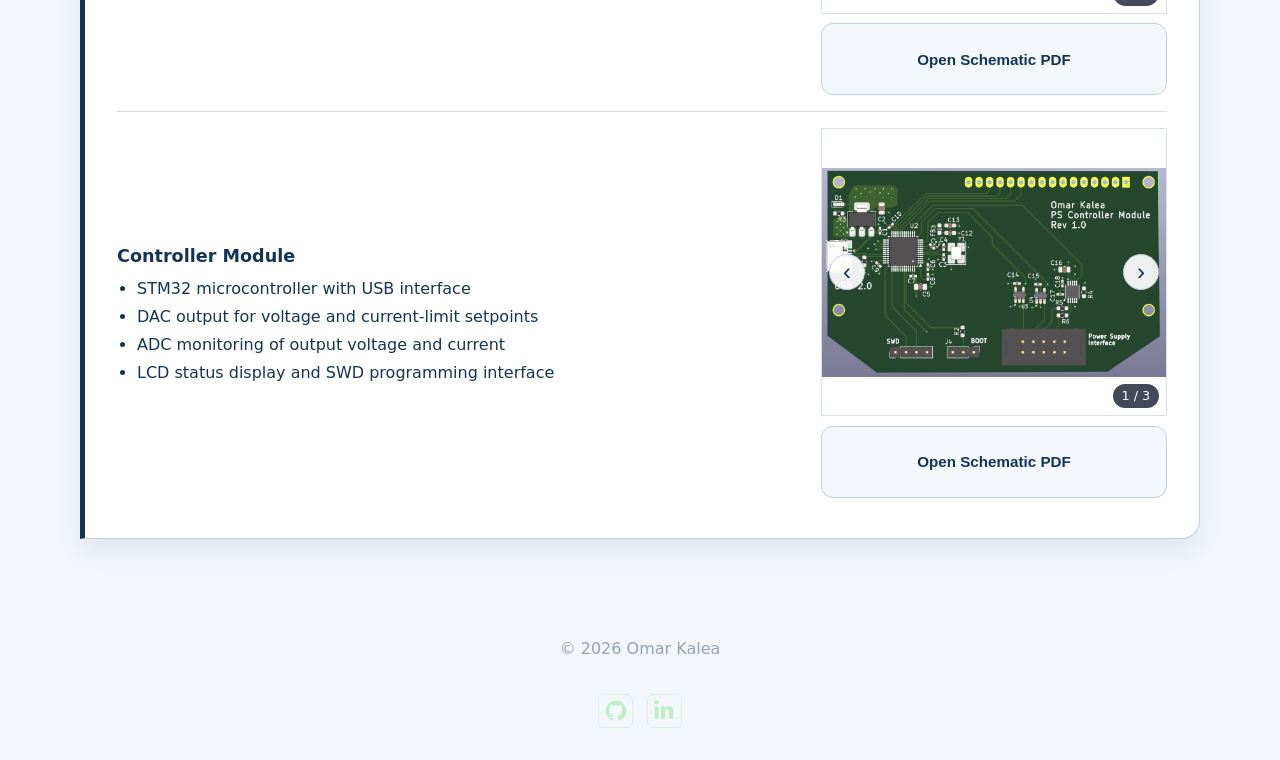
<file: power-supply/index.html>
<!DOCTYPE html>
<html lang="en">
  <head>
    <meta charset="UTF-8" />
    <meta name="viewport" content="width=device-width, initial-scale=1.0" />
    <title>Omar Kalea | 75 Watt Programmable Benchtop Power Supply</title>
    <link rel="icon" type="image/svg+xml" href="../transistor-favicon.svg" />
    <link rel="stylesheet" href="../styles.css" />
    <style>
      body {
        background: #f3f7fb;
      }

      .project-hero {
        background: #0f172a;
        color: #e2f3ff;
        padding: 2.5rem 0 1rem;
        border-bottom: 1px solid rgba(191, 208, 223, 0.25);
      }

      .project-hero .container {
        display: flex;
        align-items: center;
        justify-content: space-between;
        gap: 1.5rem;
      }

      .project-hero h1 {
        margin: 0;
        max-width: 52rem;
        font-size: clamp(2.1rem, 4vw, 3.2rem);
        line-height: 1.15;
      }

      .project-hero .hero-actions {
        display: flex;
        flex-wrap: nowrap;
        gap: 0.75rem;
        margin: 0;
        white-space: nowrap;
      }

      .project-page {
        color: #12345b;
        background: #f3f7fb;
      }

      .project-page .section {
        background: #f3f7fb;
      }

      .project-page a,
      .project-page a:hover,
      .project-page a:focus-visible {
        color: #7c3aed;
      }

      .project-page p,
      .project-page li {
        color: #12345b;
        line-height: 1.4;
      }

      .project-page .section-header {
        margin-bottom: 1rem;
      }

      .project-page .project-panel {
        padding: 1.5rem 2rem;
        border: 1px solid #bfd0df;
        border-left: 5px solid #12345b;
        border-radius: 0 18px 18px 0;
        background: #fff;
        box-shadow: 0 12px 24px rgba(18, 52, 91, 0.08);
      }

      .diagram-wrap {
        padding: 1rem;
        border: 1px solid #bfd0df;
        border-radius: 18px;
        background: #fff;
        overflow: hidden;
      }

      .diagram-clickable {
        display: block;
        width: 100%;
        max-width: 1100px;
        max-height: 65vh;
        min-height: 18rem;
        margin: 0 auto;
        object-fit: contain;
        border: 1px solid #d8e1ea;
        background: #fff;
        cursor: zoom-in;
      }

      .zoom-modal {
        position: fixed;
        inset: 0;
        display: flex;
        align-items: center;
        justify-content: center;
        padding: 2rem;
        background: rgba(15, 23, 42, 0.8);
        opacity: 0;
        visibility: hidden;
        transition: opacity 0.2s ease, visibility 0.2s ease;
        z-index: 2000;
      }

      .zoom-modal.open {
        opacity: 1;
        visibility: visible;
      }

      .zoom-modal img,
      .zoom-modal object {
        max-width: min(96vw, 1600px);
        max-height: 95vh;
        border-radius: 12px;
        border: 1px solid #d8e1ea;
        background: #fff;
        box-shadow: 0 20px 50px rgba(0, 0, 0, 0.35);
      }

      .enlarged-board-slideshow {
        position: relative;
        width: min(96vw, 1600px);
        max-height: 95vh;
      }

      .enlarged-board-slideshow img {
        display: block;
        width: 100%;
        max-width: 100%;
        max-height: 95vh;
        margin: 0 auto;
        object-fit: contain;
      }

      .zoom-modal-close {
        position: absolute;
        top: 1rem;
        right: 1rem;
        width: 2.5rem;
        height: 2.5rem;
        border: none;
        border-radius: 999px;
        background: rgba(255, 255, 255, 0.9);
        color: #12345b;
        font-size: 1.5rem;
        cursor: pointer;
      }

      .pdf-preview-card {
        display: block;
        width: min(100%, 1100px);
        margin: 0.75rem auto 0;
        min-height: 72px;
        padding: 0.75rem 1rem;
        border: 1px solid #bfd0df;
        border-radius: 12px;
        background: #f4f8fc;
        color: #12345b;
        font-size: 0.95rem;
        font-weight: 700;
        text-align: center;
        cursor: pointer;
      }

      .pdf-preview-card:hover {
        background: #edf4fb;
      }

      .pdf-modal {
        position: fixed;
        inset: 0;
        display: flex;
        align-items: center;
        justify-content: center;
        padding: 2rem;
        background: rgba(15, 23, 42, 0.8);
        opacity: 0;
        visibility: hidden;
        transition: opacity 0.2s ease, visibility 0.2s ease;
        z-index: 2000;
      }

      .pdf-modal.open {
        opacity: 1;
        visibility: visible;
      }

      .pdf-modal iframe {
        width: min(90vw, 1100px);
        height: 85vh;
        border: none;
        border-radius: 12px;
        background: #fff;
        box-shadow: 0 20px 50px rgba(0, 0, 0, 0.35);
      }

      .project-page ul {
        margin: 0.5rem 0 0;
        padding-left: 1.2rem;
      }

      .project-page li + li {
        margin-top: 0.35rem;
      }

      .module-grid {
        display: block;
        margin-top: 1rem;
      }

      .module-subsection {
        margin-bottom: 0;
        padding: 0;
        border: none;
        background: transparent;
      }

      .module-subsection h3 {
        margin: 0 0 0.5rem;
        font-size: 1.1rem;
        color: #12345b;
      }

      .module-subsection ul {
        margin: 0;
        padding-left: 1.25rem;
      }

      .module-inline-layout {
        display: grid;
        grid-template-columns: minmax(0, 1.4fr) minmax(220px, 0.7fr);
        gap: 0.75rem;
        align-items: center;
        margin-bottom: 1rem;
      }

      .module-divider {
        border-top: 1px solid rgba(18, 52, 91, 0.18);
        margin: 0.75rem 0 1rem;
      }

      .module-inline-layout img {
        width: 100%;
        height: auto;
        display: block;
        border: 1px solid #d8e1ea;
        background: #fff;
        cursor: zoom-in;
      }

      .board-slideshow {
        position: relative;
      }

      .controller-slideshow-control {
        position: absolute;
        top: 50%;
        display: grid;
        place-items: center;
        width: 2.25rem;
        height: 2.25rem;
        padding: 0;
        transform: translateY(-50%);
        border: 1px solid #bfd0df;
        border-radius: 999px;
        background: rgba(255, 255, 255, 0.92);
        color: #12345b;
        font-size: 1.5rem;
        line-height: 1;
        cursor: pointer;
      }

      .controller-slideshow-control:hover {
        background: #edf4fb;
      }

      .controller-slideshow-control.previous {
        left: 0.5rem;
      }

      .controller-slideshow-control.next {
        right: 0.5rem;
      }

      .controller-slideshow-count {
        position: absolute;
        right: 0.5rem;
        bottom: 0.5rem;
        padding: 0.2rem 0.55rem;
        border-radius: 999px;
        background: rgba(15, 23, 42, 0.78);
        color: #fff;
        font-size: 0.8rem;
        line-height: 1.4;
      }

      .module-side-stack {
        display: flex;
        flex-direction: column;
        gap: 0.6rem;
      }

      .module-side-stack .pdf-preview-card {
        width: 100%;
        margin: 0;
      }

      @media (max-width: 800px) {
        .project-hero .container {
          flex-direction: column;
          align-items: flex-start;
        }

        .module-inline-layout {
          grid-template-columns: 1fr;
        }
      }
    </style>
  </head>
  <body>
    <nav class="top-nav">
      <div class="container nav-inner">
        <a class="nav-brand" href="../index.html" aria-label="Return to homepage">Omar Kalea</a>
        <button class="nav-toggle" aria-label="Toggle navigation" aria-expanded="false">
          <span></span>
          <span></span>
          <span></span>
        </button>
        <div class="nav-links">
          <a href="../index.html#about">About</a>
          <a href="../index.html#skills">Skills</a>
          <a href="../index.html#experience">Experience</a>
          <a href="../index.html#education">Education</a>
          <a href="../index.html#projects">Projects</a>
          <a href="../index.html#contact">Contact</a>
          <a href="../resume.html" target="_blank" rel="noreferrer">Resume</a>
        </div>
        <div class="nav-social" aria-label="Social links">
          <a href="https://github.com/omarsbu" target="_blank" rel="noreferrer" aria-label="GitHub" title="GitHub">
            <svg viewBox="0 0 24 24" aria-hidden="true">
              <path fill="currentColor" d="M12 .7a11.3 11.3 0 0 0-3.6 22c.57.1.78-.25.78-.55v-2.13c-3.18.69-3.85-1.34-3.85-1.34-.52-1.32-1.27-1.67-1.27-1.67-1.04-.71.08-.7.08-.7 1.15.08 1.75 1.18 1.75 1.18 1.02 1.74 2.68 1.24 3.34.95.1-.74.4-1.24.72-1.53-2.54-.29-5.2-1.27-5.2-5.65 0-1.25.45-2.27 1.18-3.07-.12-.29-.51-1.45.11-3.03 0 0 .96-.31 3.12 1.17a10.8 10.8 0 0 1 5.68 0c2.16-1.48 3.12-1.17 3.12-1.17.62 1.58.23 2.74.11 3.03.73.8 1.18 1.82 1.18 3.07 0 4.39-2.67 5.35-5.21 5.64.41.36.77 1.08.77 2.18v3.23c0 .3.2.66.79.55A11.3 11.3 0 0 0 12 .7Z" />
            </svg>
          </a>
          <a href="https://www.linkedin.com/in/omar-mohamed123/" target="_blank" rel="noreferrer" aria-label="LinkedIn" title="LinkedIn">
            <svg viewBox="0 0 448 512" aria-hidden="true">
              <path fill="currentColor" d="M100.28 448H7.4V148.9h92.88zM53.79 108.1C24.09 108.1 0 83.5 0 53.8a53.79 53.79 0 0 1 107.58 0c0 29.7-24.1 54.3-53.79 54.3zM447.9 448h-92.68V302.4c0-34.7-.7-79.2-48.29-79.2-48.29 0-55.69 37.7-55.69 76.7V448h-92.78V148.9h89.08v40.8h1.3c12.4-23.5 42.69-48.3 87.88-48.3 94 0 111.28 61.9 111.28 142.3V448z" />
            </svg>
          </a>
        </div>
      </div>
    </nav>

    <header class="project-hero">
      <div class="container">
        <h1>75 Watt Programmable Benchtop Power Supply</h1>
        <div class="hero-actions">
          <a class="button" href="../index.html#projects">Back to Portfolio</a>
          <a class="button button-secondary" href="https://github.com/omarsbu/75-Watt-Programmable-Benchtop-Power-Supply" target="_blank" rel="noreferrer">View Source</a>
        </div>
      </div>
    </header>

    <main class="project-page">
      <section class="section">
        <div class="container">
          <div class="section-header">
            <h2>System Architecture</h2>
          </div>
          <div class="diagram-wrap">
            <img
              class="diagram-clickable"
              data-modal-target="designModal"
              src="power_supply_architecture.png"
              alt="Programmable benchtop power supply system architecture"
              role="button"
              tabindex="0"
              aria-label="Enlarge power supply system architecture"
            />
          </div>
          <div class="zoom-modal" id="designModal" role="dialog" aria-modal="true" aria-label="Enlarged power supply system architecture" aria-hidden="true">
            <button class="zoom-modal-close" type="button" aria-label="Close enlarged image">×</button>
            <img src="power_supply_architecture.png" alt="Expanded programmable benchtop power supply system architecture" />
          </div>
          <div style="margin-top: 1.5rem; background: transparent; border: none; box-shadow: none; padding: 0;">
            <p style="margin-bottom: 0.35rem; font-size: 1.45rem; font-weight: 700;"><u>Source Files:</u></p>
            <ul style="margin-top: 0; font-size: 1.1rem; line-height: 1.2;">
              <li><a href="https://github.com/omarsbu/75-Watt-Programmable-Benchtop-Power-Supply/tree/main/Prototype%20Boards" target="_blank" rel="noreferrer">Schematic and PCB Layout</a></li>
              <li><a href="https://github.com/omarsbu/75-Watt-Programmable-Benchtop-Power-Supply/tree/main/LTspice" target="_blank" rel="noreferrer">LTspice Simulations</a></li>
              <li><a href="https://github.com/omarsbu/75-Watt-Programmable-Benchtop-Power-Supply/tree/main/Software" target="_blank" rel="noreferrer">Software</a></li>
            </ul>
          </div>
        </div>
      </section>

      <section class="section">
        <div class="container">
          <div class="section-header">
            <h2>Project Overview</h2>
          </div>
          <div class="project-panel">
            <p>I designed a programmable benchtop power supply with a 0–24 V output and a 0–3 A current limit. I divided the design into separate power and controller modules. The power module combines a synchronous buck converter, preregulator, and parallel linear regulators, with diode-based feedback for automatic constant-voltage and constant-current operation. I used an STM32 microcontroller and DAC to control the output voltage and current limit. An on-board status LCD reports back the measured output voltage and current while a USB connector is used to interface with a remote PC GUI for a more flexible user interface.</p>
            <div class="module-grid">
              <div class="module-inline-layout">
                <div class="module-subsection">
                  <h3>Power Supply Module</h3>
                  <ul>
                    <li>24 V DC input</li>
                    <li>DC-DC step-down preregulator</li>
                    <li>Parallel 1.5 A LDO regulators</li>
                    <li>Programmable output voltage and current limit setpoints</li>
                  </ul>
                </div>
                <div class="module-side-stack">
                  <div class="board-slideshow" aria-label="Power supply module board images">
                    <img
                      class="diagram-clickable"
                      data-modal-target="powerSupplyBoardModal"
                      src="power_supply_board.png"
                      alt="Power supply module board"
                      role="button"
                      tabindex="0"
                      aria-label="Enlarge power supply module board"
                    />
                    <button class="controller-slideshow-control previous" type="button" aria-label="Show previous power supply board image">‹</button>
                    <button class="controller-slideshow-control next" type="button" aria-label="Show next power supply board image">›</button>
                    <span class="controller-slideshow-count" aria-live="polite">1 / 2</span>
                  </div>
                  <button class="pdf-preview-card" type="button" data-modal-target="powerSupplyPdfModal">Open Schematic PDF</button>
                </div>
              </div>
              <div class="zoom-modal" id="powerSupplyBoardModal" role="dialog" aria-modal="true" aria-label="Enlarged power supply module PCB" aria-hidden="true">
                <button class="zoom-modal-close" type="button" aria-label="Close enlarged image">×</button>
                <div class="enlarged-board-slideshow" aria-label="Enlarged power supply module board images">
                  <img src="power_supply_board.png" alt="Expanded power supply module board" />
                  <button class="controller-slideshow-control previous" type="button" aria-label="Show previous enlarged power supply board image">‹</button>
                  <button class="controller-slideshow-control next" type="button" aria-label="Show next enlarged power supply board image">›</button>
                  <span class="controller-slideshow-count" aria-live="polite">1 / 2</span>
                </div>
              </div>

              <div class="module-divider"></div>

              <div class="module-inline-layout">
                <div class="module-subsection">
                  <h3>Controller Module</h3>
                  <ul>
                    <li>STM32 microcontroller with USB interface</li>
                    <li>DAC output for voltage and current-limit setpoints</li>
                    <li>ADC monitoring of output voltage and current</li>
                    <li>LCD status display and SWD programming interface</li>
                  </ul>
                </div>
                <div class="module-side-stack">
                  <div class="board-slideshow" aria-label="Controller module board images">
                    <img
                      class="diagram-clickable"
                      data-modal-target="controllerBoardModal"
                      src="PS_Controller_Front.png"
                      alt="Power supply controller module front"
                      role="button"
                      tabindex="0"
                      aria-label="Enlarge power supply controller module front"
                    />
                    <button class="controller-slideshow-control previous" type="button" aria-label="Show previous controller board image">‹</button>
                    <button class="controller-slideshow-control next" type="button" aria-label="Show next controller board image">›</button>
                    <span class="controller-slideshow-count" aria-live="polite">1 / 3</span>
                  </div>
                  <button class="pdf-preview-card" type="button" data-modal-target="controllerPdfModal">Open Schematic PDF</button>
                </div>
              </div>
              <div class="zoom-modal" id="controllerBoardModal" role="dialog" aria-modal="true" aria-label="Enlarged controller module PCB" aria-hidden="true">
                <button class="zoom-modal-close" type="button" aria-label="Close enlarged image">×</button>
                <div class="enlarged-board-slideshow" aria-label="Enlarged controller module board images">
                  <img src="PS_Controller_Front.png" alt="Expanded power supply controller module front" />
                  <button class="controller-slideshow-control previous" type="button" aria-label="Show previous enlarged controller board image">‹</button>
                  <button class="controller-slideshow-control next" type="button" aria-label="Show next enlarged controller board image">›</button>
                  <span class="controller-slideshow-count" aria-live="polite">1 / 3</span>
                </div>
              </div>
            </div>
          </div>
          <div class="pdf-modal" id="powerSupplyPdfModal" aria-hidden="true">
            <button class="zoom-modal-close" type="button" aria-label="Close PDF preview">×</button>
            <iframe src="power_supply_schematic.pdf" title="Power supply module schematic preview"></iframe>
          </div>
          <div class="pdf-modal" id="controllerPdfModal" aria-hidden="true">
            <button class="zoom-modal-close" type="button" aria-label="Close PDF preview">×</button>
            <iframe src="PS_Controller_schematic.pdf" title="Controller module schematic preview"></iframe>
          </div>
        </div>
      </section>

    </main>

    <footer class="footer">
      <div class="container footer-content">
        <p>© 2026 Omar Kalea</p>
        <div class="footer-social" aria-label="Social links">
          <a href="https://github.com/omarsbu" target="_blank" rel="noreferrer" aria-label="GitHub" title="GitHub">
            <svg viewBox="0 0 24 24" aria-hidden="true">
              <path fill="currentColor" d="M12 .7a11.3 11.3 0 0 0-3.6 22c.57.1.78-.25.78-.55v-2.13c-3.18.69-3.85-1.34-3.85-1.34-.52-1.32-1.27-1.67-1.27-1.67-1.04-.71.08-.7.08-.7 1.15.08 1.75 1.18 1.75 1.18 1.02 1.74 2.68 1.24 3.34.95.1-.74.4-1.24.72-1.53-2.54-.29-5.2-1.27-5.2-5.65 0-1.25.45-2.27 1.18-3.07-.12-.29-.51-1.45.11-3.03 0 0 .96-.31 3.12 1.17a10.8 10.8 0 0 1 5.68 0c2.16-1.48 3.12-1.17 3.12-1.17.62 1.58.23 2.74.11 3.03.73.8 1.18 1.82 1.18 3.07 0 4.39-2.67 5.35-5.21 5.64.41.36.77 1.08.77 2.18v3.23c0 .3.2.66.79.55A11.3 11.3 0 0 0 12 .7Z" />
            </svg>
          </a>
          <a href="https://www.linkedin.com/in/omar-mohamed123/" target="_blank" rel="noreferrer" aria-label="LinkedIn" title="LinkedIn">
            <svg viewBox="0 0 448 512" aria-hidden="true">
              <path fill="currentColor" d="M100.28 448H7.4V148.9h92.88zM53.79 108.1C24.09 108.1 0 83.5 0 53.8a53.79 53.79 0 0 1 107.58 0c0 29.7-24.1 54.3-53.79 54.3zM447.9 448h-92.68V302.4c0-34.7-.7-79.2-48.29-79.2-48.29 0-55.69 37.7-55.69 76.7V448h-92.78V148.9h89.08v40.8h1.3c12.4-23.5 42.69-48.3 87.88-48.3 94 0 111.28 61.9 111.28 142.3V448z" />
            </svg>
          </a>
        </div>
      </div>
    </footer>

    <script src="../script.js"></script>
    <script>
      const modalTriggers = document.querySelectorAll('[data-modal-target]');
      const modals = document.querySelectorAll('.zoom-modal, .pdf-modal');

      function closeModal(modal) {
        modal.classList.remove('open');
        modal.setAttribute('aria-hidden', 'true');
      }

      function openModal(modal) {
        modal.classList.add('open');
        modal.setAttribute('aria-hidden', 'false');
      }

      function setupBoardSlideshow(slides, thumbnail, enlarged) {
        const thumbnailImage = thumbnail.querySelector('img');
        const thumbnailCount = thumbnail.querySelector('.controller-slideshow-count');
        const enlargedImage = enlarged.querySelector('img');
        const enlargedCount = enlarged.querySelector('.controller-slideshow-count');
        let slideIndex = 0;

        function showSlide(index) {
          slideIndex = (index + slides.length) % slides.length;
          const slide = slides[slideIndex];
          const alt = `${slide.module} ${slide.label}`;
          thumbnailImage.src = slide.src;
          thumbnailImage.alt = alt;
          thumbnailImage.setAttribute('aria-label', `Enlarge ${alt}`);
          enlargedImage.src = slide.src;
          enlargedImage.alt = `Expanded ${alt}`;
          const slideCount = `${slideIndex + 1} / ${slides.length}`;
          thumbnailCount.textContent = slideCount;
          enlargedCount.textContent = slideCount;
        }

        [thumbnail, enlarged].forEach((slideshow) => {
          slideshow.querySelector('.previous').addEventListener('click', () => showSlide(slideIndex - 1));
          slideshow.querySelector('.next').addEventListener('click', () => showSlide(slideIndex + 1));
        });
      }

      setupBoardSlideshow(
        [
          { src: 'power_supply_board.png', module: 'Power supply module', label: 'board' },
          { src: 'power_supply_layout.png', module: 'Power supply module', label: 'layout' }
        ],
        document.querySelector('.module-grid .board-slideshow'),
        document.querySelector('#powerSupplyBoardModal .enlarged-board-slideshow')
      );
      setupBoardSlideshow(
        [
          { src: 'PS_Controller_Front.png', module: 'Power supply controller module', label: 'front' },
          { src: 'PS_Controller_Back.png', module: 'Power supply controller module', label: 'back' },
          { src: 'PS_Controller_Layout.png', module: 'Power supply controller module', label: 'layout' }
        ],
        document.querySelector('.module-grid .board-slideshow[aria-label="Controller module board images"]'),
        document.querySelector('#controllerBoardModal .enlarged-board-slideshow')
      );

      modalTriggers.forEach((trigger) => {
        const modal = document.getElementById(trigger.getAttribute('data-modal-target'));
        if (!modal) return;

        trigger.addEventListener('click', () => openModal(modal));
        if (trigger instanceof HTMLImageElement) {
          trigger.addEventListener('keydown', (event) => {
            if (event.key === 'Enter' || event.key === ' ') {
              event.preventDefault();
              openModal(modal);
            }
          });
        }
      });

      modals.forEach((modal) => {
        const closeButton = modal.querySelector('.zoom-modal-close');
        if (closeButton) {
          closeButton.addEventListener('click', () => closeModal(modal));
        }
        modal.addEventListener('click', (event) => {
          if (event.target === modal) {
            closeModal(modal);
          }
        });
      });

      document.addEventListener('keydown', (event) => {
        if (event.key === 'Escape') {
          modals.forEach(closeModal);
        }
      });
    </script>
  </body>
</html>
</file>
<file: styles.css>
:root {
  color-scheme: dark;
  font-family: Inter, system-ui, -apple-system, BlinkMacSystemFont, "Segoe UI", sans-serif;
  font-size: 16px;
  line-height: 1.6;
  color: #f7f7fb;
  background: #0b1220;
}

html {
  scroll-behavior: smooth;
}

* {
  box-sizing: border-box;
}

body {
  margin: 0;
  min-height: 100vh;
  background: #0b1220;
}

h1,
h2,
h3,
p,
a,
.nav-brand,
.timeline-date {
  animation: text-rise 2s cubic-bezier(0.22, 1, 0.36, 1) both;
}

@keyframes text-rise {
  from {
    opacity: 0;
    transform: translateY(24px);
  }
  to {
    opacity: 1;
    transform: translateY(0);
  }
}

@keyframes headshot-fade {
  from {
    opacity: 0;
  }
  to {
    opacity: 1;
  }
}

img,
svg {
  max-width: 100%;
  display: block;
}

.container {
  width: min(1120px, calc(100% - 2rem));
  margin: 0 auto;
}

.top-nav {
  position: sticky;
  top: 0;
  z-index: 20;
  backdrop-filter: blur(12px);
  background: rgba(11, 18, 32, 0.7);
  border-bottom: 1px solid rgba(255, 255, 255, 0.08);
}

.nav-inner {
  display: flex;
  align-items: center;
  justify-content: space-between;
  gap: 1rem;
  min-height: 4rem;
}

.nav-brand {
  display: block;
  margin-right: 0;
  margin-left: 0;
  font-weight: 700;
  letter-spacing: 0.04em;
  text-align: left;
  font-size: 2rem;
  color: #dfffe7;
  text-decoration: none;
  text-shadow: 0 0 12px rgba(144, 238, 167, 0.35);
}

.nav-links {
  display: flex;
  flex-wrap: wrap;
  justify-content: flex-end;
  gap: 1rem;
  margin-left: auto;
}

.nav-links a {
  color: #bfeec5;
  text-decoration: none;
  font-size: 1.1rem;
  font-weight: 700;
  padding: 0.4rem 0.6rem;
  border-radius: 999px;
  transition: background 150ms ease, color 150ms ease, text-shadow 150ms ease;
  text-shadow: 0 0 8px rgba(144, 238, 167, 0.18);
}

.nav-links a:hover,
.nav-links a.active {
  color: #dfffe7;
  background: rgba(144, 238, 167, 0.12);
  text-shadow: 0 0 10px rgba(144, 238, 167, 0.4);
}

.nav-social {
  display: flex;
  align-items: center;
  gap: 0.75rem;
  margin-left: 0.5rem;
}

.nav-social a {
  display: inline-flex;
  padding: 0.35rem;
  border: 1px solid rgba(191, 238, 197, 0.55);
  border-radius: 6px;
  color: #bfeec5;
  transition: color 150ms ease, transform 150ms ease;
}

.nav-social svg {
  width: 1.25rem;
  height: 1.25rem;
}

.nav-social a:hover,
.nav-social a:focus-visible {
  color: #dfffe7;
  transform: translateY(-2px);
}

.nav-toggle {
  display: none;
  background: transparent;
  border: 1px solid rgba(255, 255, 255, 0.12);
  border-radius: 10px;
  width: 2.75rem;
  height: 2.5rem;
  padding: 0.45rem;
  cursor: pointer;
}

.nav-toggle span {
  display: block;
  width: 100%;
  height: 2px;
  background: #fff;
  margin: 5px 0;
  border-radius: 999px;
}

.hero {
  position: relative;
  isolation: isolate;
  min-height: 30rem;
  padding: 2.5rem 0;
  color: #bfeec5;
  background: #0b1220;
}

.hero::before {
  content: "";
  position: absolute;
  inset: 0;
  z-index: -1;
  background-image: linear-gradient(180deg, rgba(11, 18, 32, 0.8), rgba(11, 18, 32, 0.8)),
    url("background.png");
  background-size: cover;
  background-position: center;
  background-repeat: no-repeat;
}

.hero-content {
  display: grid;
  grid-template-columns: minmax(0, 1.15fr) minmax(220px, 0.85fr);
  align-items: center;
  gap: clamp(3rem, 8vw, 8rem);
  min-height: 0;
}

.hero-intro {
  max-width: 56rem;
}

.hero-portrait {
  display: flex;
  justify-content: center;
}

.eyebrow {
  margin: 0 0 0.75rem;
  color: #bfeec5;
  text-transform: uppercase;
  letter-spacing: 0.2em;
  font-size: 0.8rem;
}

h1 {
  margin: 0;
  font-size: clamp(4rem, 5vw, 6.2rem);
  letter-spacing: -0.06em;
}

.subtitle {
  max-width: 40rem;
  margin: 1.25rem 0 0;
  color: #bfeec5;
  font-size: 1.05rem;
}

.hero-actions {
  display: flex;
  flex-wrap: wrap;
  gap: 1rem;
  margin-top: 2rem;
}

.button {
  display: inline-flex;
  align-items: center;
  justify-content: center;
  padding: 0.95rem 1.6rem;
  border-radius: 999px;
  text-decoration: none;
  font-weight: 600;
  color: #fff;
  background: #4f46e5;
  transition: transform 120ms ease, background 120ms ease;
}

.button:hover {
  transform: translateY(-1px);
  background: #6366f1;
}

.button-secondary {
  background: rgba(255, 255, 255, 0.08);
}

.hero-card {
  padding: 2rem;
  border: 1px solid rgba(255, 255, 255, 0.08);
  border-radius: 28px;
  background: rgba(255, 255, 255, 0.03);
  backdrop-filter: blur(18px);
  display: grid;
  gap: 1rem;
}

.profile-photo {
  width: min(100%, 30rem);
  aspect-ratio: 1;
  object-fit: cover;
  border-radius: 50%;
  border: 3px solid rgba(255, 255, 255, 0.2);
  box-shadow: 0 18px 40px rgba(0, 0, 0, 0.25);
  flex-shrink: 0;
  animation: headshot-fade 1.5s ease-out both;
}

.hero-card p {
  margin: 0;
  font-weight: 600;
  color: #e0e7ff;
}

.section {
  padding: 3rem 0;
}

main > .section + .section {
  border-top: 2px solid #bfd0df;
}

.about-section {
  padding: 2.5rem 0;
  color: #12345b;
  background: #fff;
}

.about-section .section-header p,
.about-section .card p {
  color: #12345b;
}

.about-section .card {
  background: #f3f6f8;
  border-color: #dbe2e8;
}

.featured-projects-section {
  color: #12345b;
  background: #e8edf0;
}

.featured-projects-section .section-header p,
.featured-projects-section .project-card p {
  color: #12345b;
}

.project-carousel-frame {
  display: grid;
  grid-template-columns: auto minmax(0, 1fr) auto;
  align-items: center;
  gap: 1rem;
}

.project-carousel-controls {
  display: flex;
  align-items: center;
}

.carousel-button {
  display: inline-flex;
  align-items: center;
  justify-content: center;
  width: 2.75rem;
  height: 2.75rem;
  border: 1px solid #12345b;
  border-radius: 12px;
  color: #12345b;
  background: rgba(255, 255, 255, 0.8);
  cursor: pointer;
  font-size: 1.25rem;
  transition: color 150ms ease, background 150ms ease, transform 150ms ease;
}

.carousel-button:hover,
.carousel-button:focus-visible {
  color: #fff;
  background: #12345b;
  transform: translateY(-2px);
}

.project-carousel {
  display: flex;
  gap: 1.5rem;
  overflow-x: auto;
  padding: 0.25rem 0.25rem 1rem;
  scroll-behavior: smooth;
  scroll-snap-type: x mandatory;
  scrollbar-color: #12345b transparent;
}

.project-carousel .project-card {
  flex: 0 0 calc((100% - 3rem) / 3);
  scroll-snap-align: start;
}

.skills-section {
  color: #12345b;
  background: #fff;
}

.skills-section .section-header p,
.skills-section .card p {
  color: #12345b;
}

.skills-section .card {
  height: 20rem;
  border: 1px solid #bfd0df;
  border-left: 5px solid #12345b;
  background: #fff;
  box-shadow: 0 12px 24px rgba(18, 52, 91, 0.12);
  transition: transform 180ms ease, box-shadow 180ms ease;
}

.skills-section .card:hover {
  transform: translateY(-5px);
  box-shadow: 0 18px 30px rgba(18, 52, 91, 0.2);
}

.skills-list {
  display: flex;
  flex-wrap: wrap;
  align-content: flex-start;
  gap: 0.5rem;
  height: calc(100% - 3.25rem);
  margin: 0;
  padding: 0;
  color: #12345b;
  list-style: none;
}

.skills-list li {
  padding: 0.3rem 0.6rem;
  border: 1px solid #bfd0df;
  border-radius: 6px;
  background: #eef5fb;
  font-size: 0.9rem;
  line-height: 1.35;
}

.expertise-list {
  display: grid;
  gap: 0.45rem;
}

.expertise-list li {
  display: flex;
  align-items: center;
  justify-content: space-between;
  gap: 0.75rem;
  width: 100%;
}

.skill-rating {
  flex-shrink: 0;
  color: #d59b18;
  letter-spacing: 0.05em;
}

.education-section {
  color: #12345b;
  background: #fff;
}

.education-section .section-header p,
.education-section .card p {
  color: #12345b;
}

.education-section .card {
  border: 1px solid #bfd0df;
  border-left: 5px solid #12345b;
  background: #fff;
  box-shadow: 0 12px 24px rgba(18, 52, 91, 0.12);
  transition: transform 180ms ease, box-shadow 180ms ease;
}

.education-section .card:hover {
  transform: translateY(-5px);
  box-shadow: 0 18px 30px rgba(18, 52, 91, 0.2);
}

.education-logo {
  width: min(100%, 12rem);
  height: 8rem;
  margin-bottom: 1.25rem;
  object-fit: contain;
  object-position: left center;
}

.education-school {
  font-weight: 700;
}

.education-media {
  display: grid;
  gap: 1rem;
  justify-items: start;
  flex-shrink: 0;
}

.graduation-photo {
  width: 12rem;
  height: 14rem;
  margin-left: auto;
  margin-right: -1rem;
  border-radius: 12px;
  object-fit: cover;
  object-position: center;
}

.education-card-wrap {
  max-width: 58rem;
}

.education-card {
  display: flex;
  align-items: center;
  gap: 2rem;
}

.education-card h3 {
  margin-bottom: 0.5rem;
}

.education-card p {
  margin: 0.25rem 0;
}

.experience-section {
  color: #12345b;
  background: #e8edf0;
}

.experience-section .section-header p,
.experience-section .timeline-content p,
.experience-section .timeline-date {
  color: #12345b;
}

.section-header {
  display: grid;
  gap: 0.5rem;
  margin-bottom: 2.5rem;
}

.section-header h2 {
  margin: 0;
  font-size: clamp(2rem, 3vw, 3rem);
  width: fit-content;
  padding-bottom: 0.25rem;
  border-bottom: 2px solid #bfd0df;
}

.section-symbol {
  display: inline-block;
  margin-right: 0.35rem;
  font-size: 0.8em;
  color: inherit;
  font-family: "Segoe UI Symbol", "Arial Unicode MS", sans-serif;
  font-variant-emoji: text;
  filter: grayscale(1);
}

.featured-projects-section .section-symbol {
  position: relative;
  z-index: 0;
}

.featured-projects-section .section-symbol::after {
  content: "";
  position: absolute;
  inset: -0.3em;
  z-index: -1;
  opacity: 0.65;
  background:
    linear-gradient(currentColor, currentColor) center top / 2px 5px no-repeat,
    linear-gradient(45deg, transparent 42%, currentColor 43% 57%, transparent 58%) left top / 6px 6px no-repeat,
    linear-gradient(-45deg, transparent 42%, currentColor 43% 57%, transparent 58%) right top / 6px 6px no-repeat;
}

.section-header p {
  margin: 0;
  color: #cbd5e1;
  max-width: 56rem;
}

.cards-grid {
  display: grid;
  gap: 1.5rem;
  grid-template-columns: repeat(3, minmax(0, 1fr));
}

.card,
.project-card,
.contact-card {
  padding: 2rem;
  border-radius: 24px;
  background: rgba(255, 255, 255, 0.04);
  border: 1px solid rgba(255, 255, 255, 0.08);
}

.card h3,
.project-card h3,
.contact-card h2,
.timeline-content h3 {
  margin-top: 0;
  padding-bottom: 0.35rem;
  border-bottom: 2px solid #bfd0df;
}

.project-card {
  position: relative;
  display: flex;
  flex-direction: column;
  justify-content: space-between;
  gap: 1rem;
  color: inherit;
  text-decoration: none;
  border: 1px solid #bfd0df;
  border-left: 5px solid #12345b;
  background: #fff;
  box-shadow: 0 12px 24px rgba(18, 52, 91, 0.12);
  min-height: 14rem;
  transition: transform 180ms ease, box-shadow 180ms ease;
}

.project-card-button {
  display: inline-flex;
  align-self: flex-start;
  align-items: center;
  justify-content: center;
  padding: 0.65rem 1.1rem;
  border-radius: 999px;
  background: #12345b;
  color: #fff;
  font-size: 0.85rem;
  font-weight: 700;
  letter-spacing: 0.02em;
  transition: transform 180ms ease, background 180ms ease, box-shadow 180ms ease;
}

.project-card:hover .project-card-button,
.project-card:focus-visible .project-card-button {
  transform: translateY(-1px);
  background: #1d5a91;
  box-shadow: 0 8px 18px rgba(18, 52, 91, 0.16);
}

.project-card-button-muted {
  background: rgba(18, 52, 91, 0.12);
  color: #12345b;
}

.project-card:hover {
  transform: translateY(-5px);
  box-shadow: 0 18px 30px rgba(18, 52, 91, 0.2);
}

.project-icon {
  display: inline-flex;
  align-items: center;
  justify-content: center;
  width: 2.25rem;
  height: 2.25rem;
  margin-bottom: 1.25rem;
  border-radius: 50%;
  color: #fff;
  background: #12345b;
  font-size: 1.25rem;
  transition: transform 180ms ease, background 180ms ease;
}

.project-card:hover .project-icon,
.project-card:focus-visible .project-icon {
  transform: translate(2px, -2px);
  background: #1d5a91;
}

.project-card:focus-visible {
  outline: 3px solid #5b9bd5;
  outline-offset: 4px;
}

.timeline {
  position: relative;
  display: grid;
  gap: 1rem;
  max-width: 58rem;
  padding: 0.5rem 0;
}

.timeline::before {
  content: "";
  position: absolute;
  top: 0;
  bottom: 0;
  left: 204px;
  width: 2px;
  background: #bfd0df;
}

.timeline-item {
  display: grid;
  grid-template-columns: 180px 1fr;
  gap: 3rem;
  position: relative;
  padding: 0.75rem 0;
}

.timeline-date {
  color: #8fb3ff;
  font-size: 0.8rem;
  font-weight: 700;
  letter-spacing: 0.04em;
  line-height: 1.4;
  text-align: right;
  text-transform: uppercase;
  padding-top: 1.5rem;
}

.timeline-content {
  padding: 1.5rem 1.75rem;
  border: 1px solid #bfd0df;
  border-left: 5px solid #12345b;
  border-radius: 0 18px 18px 0;
  background: #fff;
  box-shadow: 0 10px 22px rgba(18, 52, 91, 0.1);
  transition: transform 180ms ease, box-shadow 180ms ease;
}

.timeline-content:hover {
  transform: translateX(4px);
  box-shadow: 0 16px 28px rgba(18, 52, 91, 0.16);
}

.timeline-content h3 {
  margin: 0 0 0.5rem;
  color: #12345b;
  font-size: 1.25rem;
}

.experience-company {
  display: flex;
  align-items: center;
  gap: 0.85rem;
  color: inherit;
  text-decoration: none;
}

.experience-company:hover h3,
.experience-company:focus-visible h3 {
  color: #1d5a91;
}

.experience-company:focus-visible {
  outline: 3px solid #5b9bd5;
  outline-offset: 4px;
}

.experience-company img {
  width: 5.5rem;
  height: 2.25rem;
  object-fit: contain;
  flex-shrink: 0;
}

.experience-company h3 {
  flex: 1;
}

.timeline-content p {
  margin: 0;
  color: #526071;
}

.contact-section {
  padding-top: 2rem;
}

.contact-card {
  display: grid;
  gap: 1.5rem;
  align-items: start;
}

.footer {
  padding: 2rem 0;
  border-top: 1px solid rgba(255, 255, 255, 0.08);
}

.footer-content {
  display: flex;
  flex-direction: column;
  justify-content: center;
  align-items: center;
  gap: 1rem;
  text-align: center;
  color: #94a3b8;
}

.footer-social {
  display: flex;
  align-items: center;
  gap: 0.85rem;
}

.footer-social a {
  display: inline-flex;
  padding: 0.35rem;
  border: 1px solid rgba(191, 238, 197, 0.55);
  border-radius: 6px;
  color: #bfeec5;
  transition: color 150ms ease, transform 150ms ease;
}

.footer-social svg {
  width: 1.35rem;
  height: 1.35rem;
}

.footer-social a:hover,
.footer-social a:focus-visible {
  color: #dfffe7;
  transform: translateY(-2px);
}

@media (max-width: 920px) {
  .hero-content,
  .cards-grid {
    grid-template-columns: 1fr;
  }

  .hero-content {
    text-align: center;
  }

  .hero-intro {
    margin: 0 auto;
  }

  .hero-portrait {
    order: -1;
  }

  .hero-actions {
    justify-content: center;
  }
}

@media (max-width: 640px) {
  .nav-toggle {
    display: block;
  }

  .nav-social {
    margin-left: auto;
  }

  .nav-inner {
    position: relative;
  }

  .nav-links {
    display: none;
    position: absolute;
    top: calc(100% + 0.5rem);
    right: 0;
    left: 0;
    flex-direction: column;
    padding: 0.75rem;
    background: rgba(11, 18, 32, 0.96);
    border: 1px solid rgba(255, 255, 255, 0.08);
    border-radius: 16px;
  }

  .top-nav.open .nav-links {
    display: flex;
  }

  .hero {
    padding: 4rem 0 3rem;
  }

  .timeline {
    padding: 0.5rem 0;
  }

  .project-carousel .project-card {
    flex-basis: 85vw;
  }

  .timeline::before {
    display: none;
  }

  .timeline-item {
    grid-template-columns: 1fr;
    gap: 0.5rem;
    padding: 0.75rem 0;
  }

  .timeline-date {
    text-align: left;
    padding-top: 0;
  }

  .timeline-content {
    padding: 1.25rem;
    border-radius: 0 14px 14px 0;
  }

  .button {
    width: 100%;
  }
  .hero-card {
    padding: 1.5rem;
  }

  .education-card {
    align-items: flex-start;
    flex-direction: column;
    gap: 1rem;
  }

  .education-media {
    width: 100%;
  }

  .graduation-photo {
    margin-left: 0;
    margin-right: 0;
  }

  .footer-content {
    flex-direction: column;
  }
}

@media (prefers-reduced-motion: reduce) {
  h1,
  h2,
  h3,
  p,
  a,
  .nav-brand,
  .timeline-date {
    animation: none;
  }

  .profile-photo {
    animation: none;
  }
}
</file>
